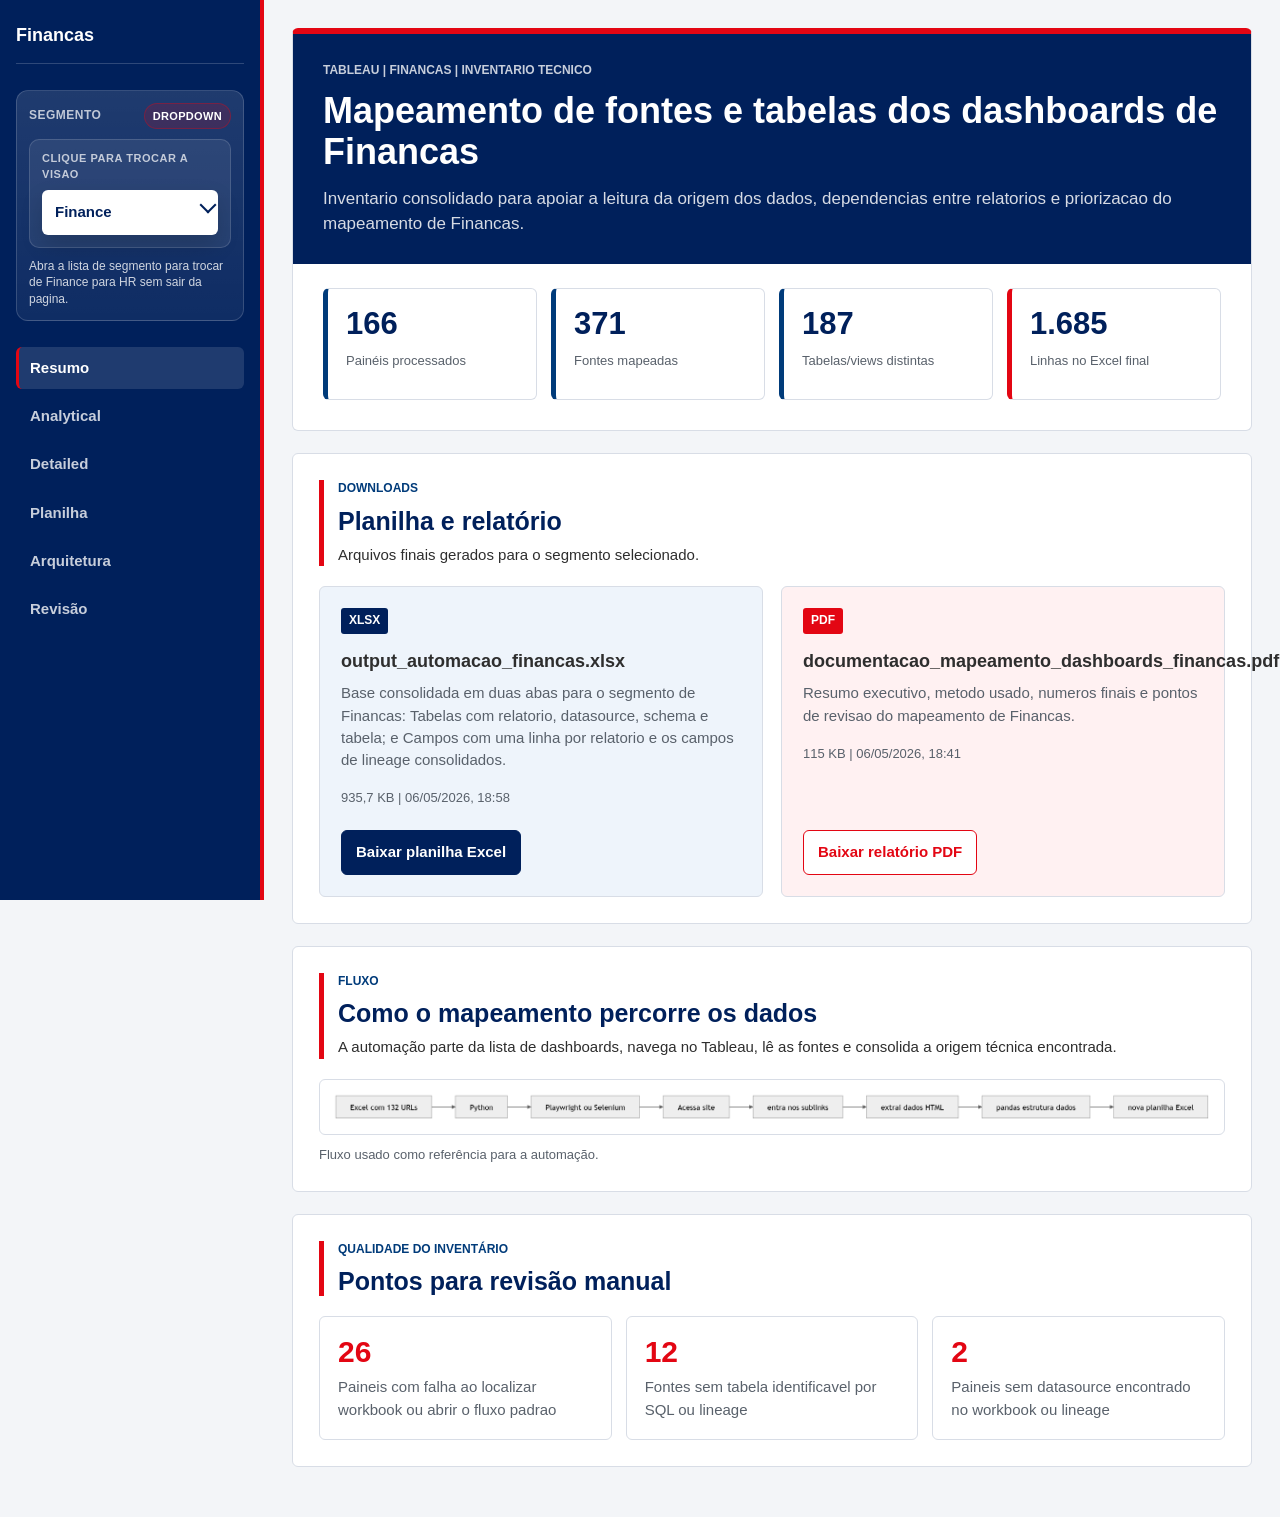
<file: index.html>
<!doctype html>
<html lang="pt-BR">
<head>
  <meta charset="utf-8">
  <meta name="viewport" content="width=device-width, initial-scale=1">
  <title>mapeamento-migracao-powerbi</title>
  <link rel="stylesheet" href="./styles.css?v=20260506-fields-dropdown">
</head>
<body data-page="summary">
  <aside class="sidebar" aria-label="Menu principal">
    <div class="brand">
      <div>
        <strong id="brandName">Finance</strong>
      </div>
    </div>

    <div class="segment-switch" aria-label="Escolher segmento">
      <div class="segment-switch-head">
        <label class="segment-switch-label" for="segmentSelect">Segmento</label>
        <span class="segment-switch-badge">Dropdown</span>
      </div>
      <div class="segment-switch-control">
        <span class="segment-switch-prefix">Clique para trocar a visao</span>
        <select id="segmentSelect" data-segment-select aria-describedby="segmentHint">
          <option value="finance">Finance</option>
          <option value="hr">HR</option>
        </select>
      </div>
      <p class="segment-switch-hint" id="segmentHint" data-segment-hint>Abra a lista de segmento para trocar entre Finance e HR.</p>
    </div>

    <nav>
      <a class="nav-item active" href="./index.html">Resumo</a>
      <a class="nav-item" href="./analytical.html">Analytical</a>
      <a class="nav-item" href="./detailed.html">Detailed</a>
      <a class="nav-item" href="./index.html#planilha">Planilha</a>
      <a class="nav-item" href="#arquitetura">Arquitetura</a>
      <a class="nav-item" href="#revisao">Revisão</a>
    </nav>
  </aside>

  <main class="content">
    <section class="intro" id="resumo">
      <p class="eyebrow" id="summaryEyebrow">Tableau | Segmento</p>
      <h1 id="summaryTitle">Mapeamento de fontes e tabelas dos dashboards</h1>
      <p class="lead" id="summaryLead">
        Inventário consolidado para leitura da origem dos dados, dependências entre relatórios e apoio à priorização do mapeamento.
      </p>

      <div class="metrics" aria-label="Números da execução">
        <article class="metric">
          <strong data-metric="paineis">--</strong>
          <span>Painéis processados</span>
        </article>
        <article class="metric">
          <strong data-metric="fontes">--</strong>
          <span>Fontes mapeadas</span>
        </article>
        <article class="metric">
          <strong data-metric="tabelas">--</strong>
          <span>Tabelas/views distintas</span>
        </article>
        <article class="metric">
          <strong data-metric="linhas">--</strong>
          <span>Linhas no Excel final</span>
        </article>
      </div>
    </section>

    <section id="planilha" class="section-block">
      <div class="section-heading">
        <p class="eyebrow">Downloads</p>
        <h2>Planilha e relatório</h2>
        <p>Arquivos finais gerados para o segmento selecionado.</p>
      </div>

      <div class="download-grid">
        <article class="download-card">
          <div>
            <span class="file-type">XLSX</span>
            <h3 id="excelName">output_automacao.xlsx</h3>
            <p id="excelDescription">Base consolidada com relatório, datasource, link, schema e tabela.</p>
            <span class="file-meta" data-file="excel">Arquivo Excel</span>
          </div>
          <a class="button" id="excelDownload" href="#" download>Baixar planilha Excel</a>
        </article>

        <article class="download-card">
          <div>
            <span class="file-type">PDF</span>
            <h3 id="pdfName">documentação do mapeamento</h3>
            <p id="pdfDescription">Resumo executivo, método usado, números finais e pontos de revisão.</p>
            <span class="file-meta" data-file="pdf">Arquivo PDF</span>
          </div>
          <a class="button secondary" id="pdfDownload" href="#" download>Baixar relatório PDF</a>
        </article>
      </div>
    </section>

    <section id="arquitetura" class="section-block">
      <div class="section-heading">
        <p class="eyebrow">Fluxo</p>
        <h2>Como o mapeamento percorre os dados</h2>
        <p>A automação parte da lista de dashboards, navega no Tableau, lê as fontes e consolida a origem técnica encontrada.</p>
      </div>
      <figure class="architecture">
        <img src="./assets/arquitetura_automacao.png" alt="Fluxo da automação de mapeamento de dashboards">
        <figcaption>Fluxo usado como referência para a automação.</figcaption>
      </figure>
    </section>

    <section id="revisao" class="section-block">
      <div class="section-heading">
        <p class="eyebrow">Qualidade do inventário</p>
        <h2>Pontos para revisão manual</h2>
      </div>

      <div class="review-list">
        <article>
          <strong data-review="erros">--</strong>
          <span id="reviewErroLabel">Painéis com falha ao localizar workbook ou abrir o fluxo padrão</span>
        </article>
        <article>
          <strong data-review="semTabela">--</strong>
          <span id="reviewSemTabelaLabel">Fontes sem tabela identificável por SQL ou lineage</span>
        </article>
        <article>
          <strong data-review="semDatasource">--</strong>
          <span id="reviewSemDatasourceLabel">Painéis sem datasource encontrado no workbook ou lineage</span>
        </article>
      </div>
    </section>
  </main>

  <script src="./app.js?v=20260506-fields-dropdown"></script>
</body>
</html>
</file>
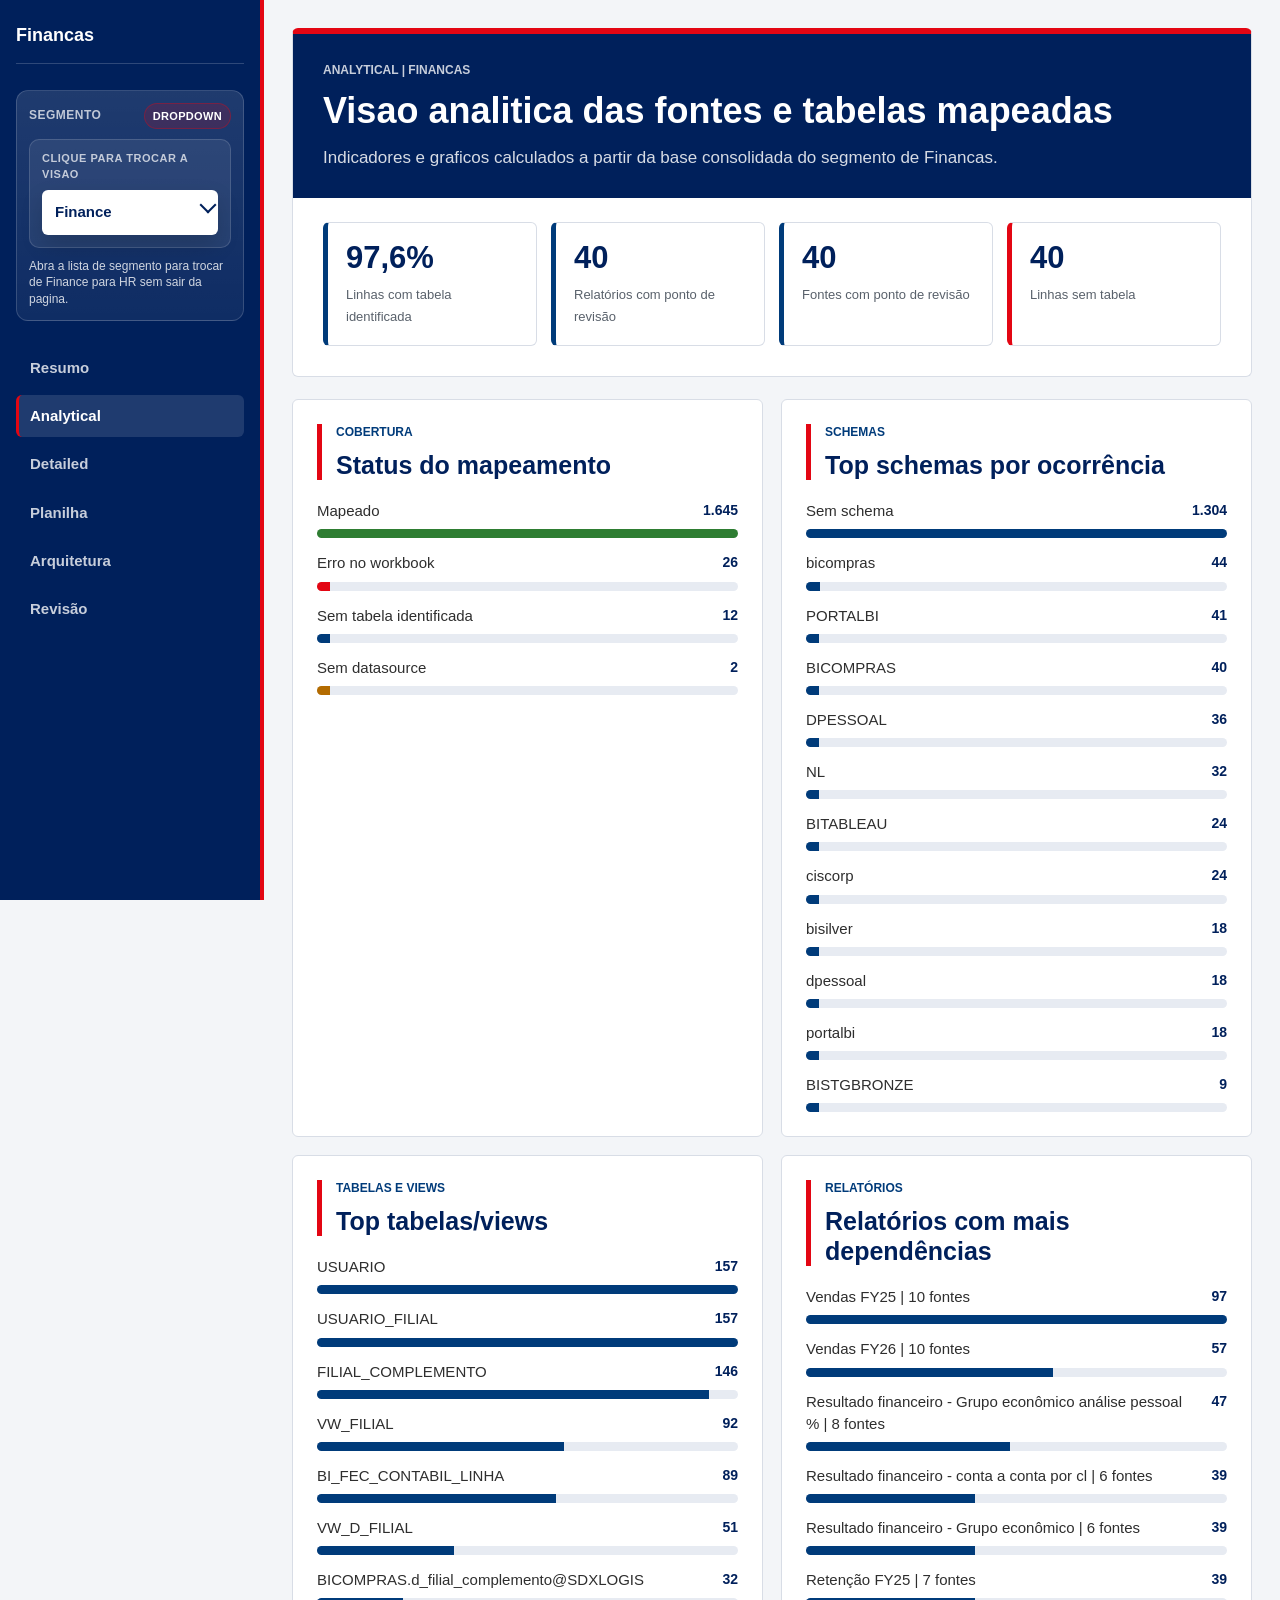
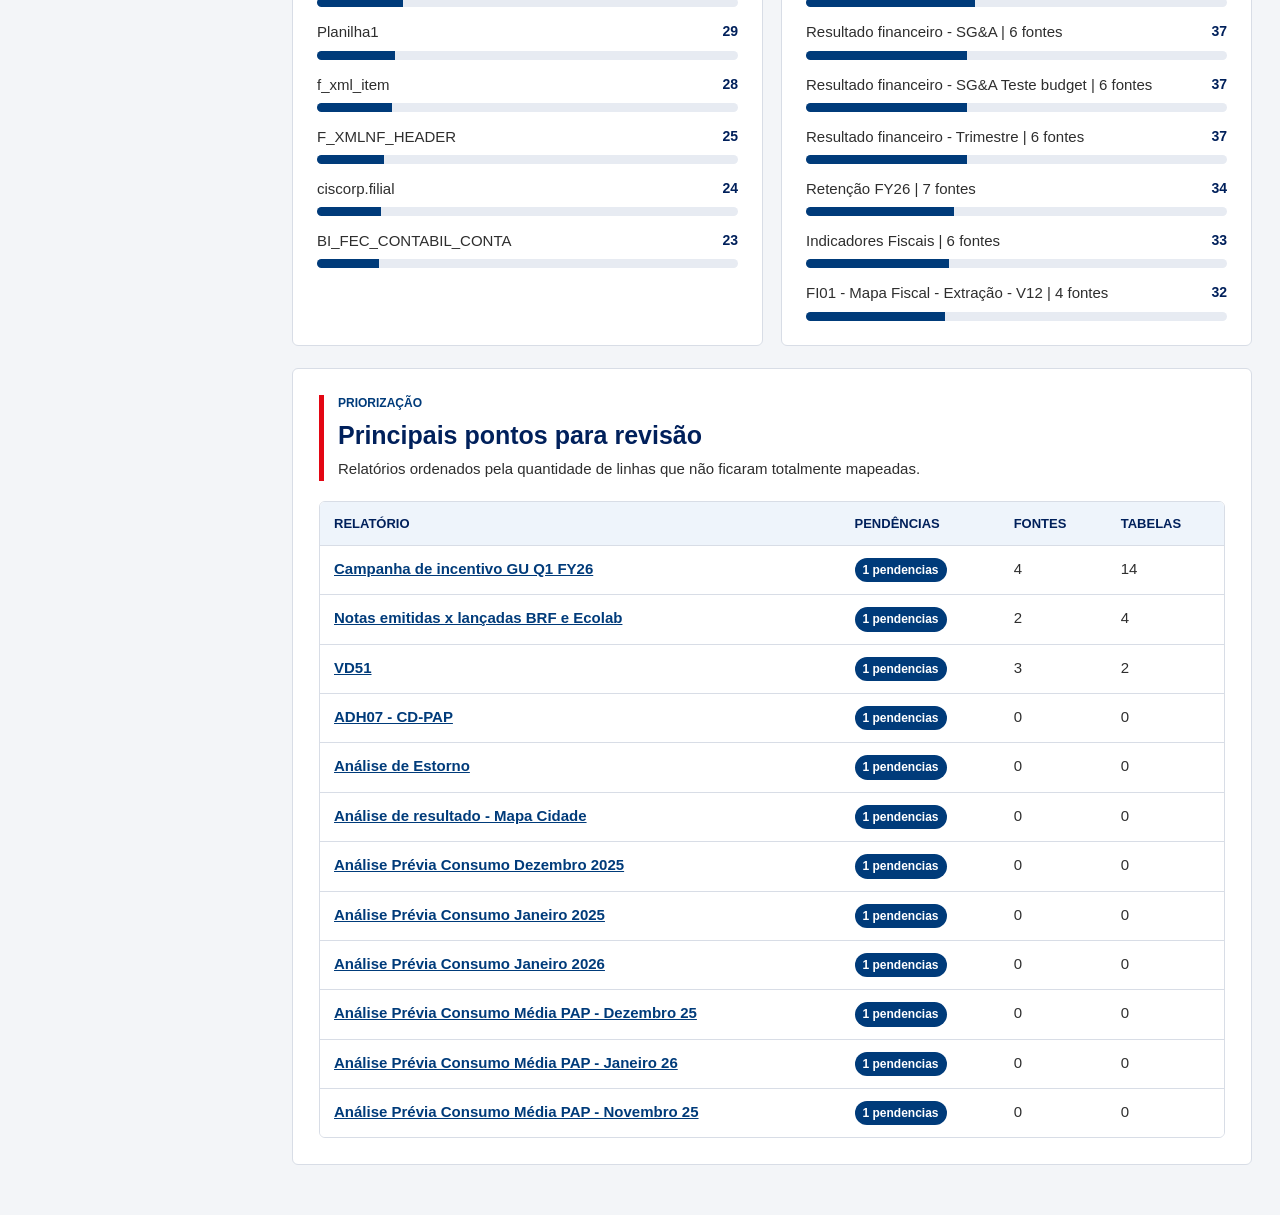
<file: analytical.html>
<!doctype html>
<html lang="pt-BR">
<head>
  <meta charset="utf-8">
  <meta name="viewport" content="width=device-width, initial-scale=1">
  <title>Analytical | mapeamento-migracao-powerbi</title>
  <link rel="stylesheet" href="./styles.css?v=20260506-fields-dropdown">
</head>
<body data-page="analytical">
  <aside class="sidebar" aria-label="Menu principal">
    <div class="brand">
      <div>
        <strong id="brandName">Finance</strong>
      </div>
    </div>

    <div class="segment-switch" aria-label="Escolher segmento">
      <div class="segment-switch-head">
        <label class="segment-switch-label" for="segmentSelect">Segmento</label>
        <span class="segment-switch-badge">Dropdown</span>
      </div>
      <div class="segment-switch-control">
        <span class="segment-switch-prefix">Clique para trocar a visao</span>
        <select id="segmentSelect" data-segment-select aria-describedby="segmentHint">
          <option value="finance">Finance</option>
          <option value="hr">HR</option>
        </select>
      </div>
      <p class="segment-switch-hint" id="segmentHint" data-segment-hint>Abra a lista de segmento para trocar entre Finance e HR.</p>
    </div>

    <nav>
      <a class="nav-item" href="./index.html">Resumo</a>
      <a class="nav-item active" href="./analytical.html">Analytical</a>
      <a class="nav-item" href="./detailed.html">Detailed</a>
      <a class="nav-item" href="./index.html#planilha">Planilha</a>
      <a class="nav-item" href="./index.html#arquitetura">Arquitetura</a>
      <a class="nav-item" href="./index.html#revisao">Revisão</a>
    </nav>
  </aside>

  <main class="content">
    <section class="intro compact" id="analytical">
      <p class="eyebrow" id="analyticalEyebrow">Analytical | Output Automação</p>
      <h1 id="analyticalTitle">Visão analítica das fontes e tabelas mapeadas</h1>
      <p class="lead" id="analyticalLead">
        Indicadores e gráficos calculados a partir da planilha consolidada do segmento selecionado.
      </p>

      <div class="metrics analytics-metrics" aria-label="Indicadores analíticos">
        <article class="metric">
          <strong data-analytics="coberturaTabelaPct">--</strong>
          <span>Linhas com tabela identificada</span>
        </article>
        <article class="metric">
          <strong data-analytics="relatoriosComPendencia">--</strong>
          <span>Relatórios com ponto de revisão</span>
        </article>
        <article class="metric">
          <strong data-analytics="fontesComPendencia">--</strong>
          <span>Fontes com ponto de revisão</span>
        </article>
        <article class="metric">
          <strong data-analytics="linhasSemTabela">--</strong>
          <span>Linhas sem tabela</span>
        </article>
      </div>
    </section>

    <section class="chart-layout">
      <article class="chart-card">
        <div class="section-heading">
          <p class="eyebrow">Cobertura</p>
          <h2>Status do mapeamento</h2>
        </div>
        <div id="statusBars" class="bar-list"></div>
      </article>

      <article class="chart-card">
        <div class="section-heading">
          <p class="eyebrow">Schemas</p>
          <h2>Top schemas por ocorrência</h2>
        </div>
        <div id="schemaBars" class="bar-list"></div>
      </article>

      <article class="chart-card">
        <div class="section-heading">
          <p class="eyebrow">Tabelas e views</p>
          <h2>Top tabelas/views</h2>
        </div>
        <div id="tableBars" class="bar-list"></div>
      </article>

      <article class="chart-card">
        <div class="section-heading">
          <p class="eyebrow">Relatórios</p>
          <h2>Relatórios com mais dependências</h2>
        </div>
        <div id="reportBars" class="bar-list"></div>
      </article>
    </section>

    <section class="section-block">
      <div class="section-heading">
        <p class="eyebrow">Priorização</p>
        <h2>Principais pontos para revisão</h2>
        <p>Relatórios ordenados pela quantidade de linhas que não ficaram totalmente mapeadas.</p>
      </div>
      <div class="table-shell">
        <table class="data-table compact-table">
          <thead>
            <tr>
              <th>Relatório</th>
              <th>Pendências</th>
              <th>Fontes</th>
              <th>Tabelas</th>
            </tr>
          </thead>
          <tbody id="issueTable"></tbody>
        </table>
      </div>
    </section>
  </main>

  <script src="./app.js?v=20260506-fields-dropdown"></script>
</body>
</html>
</file>
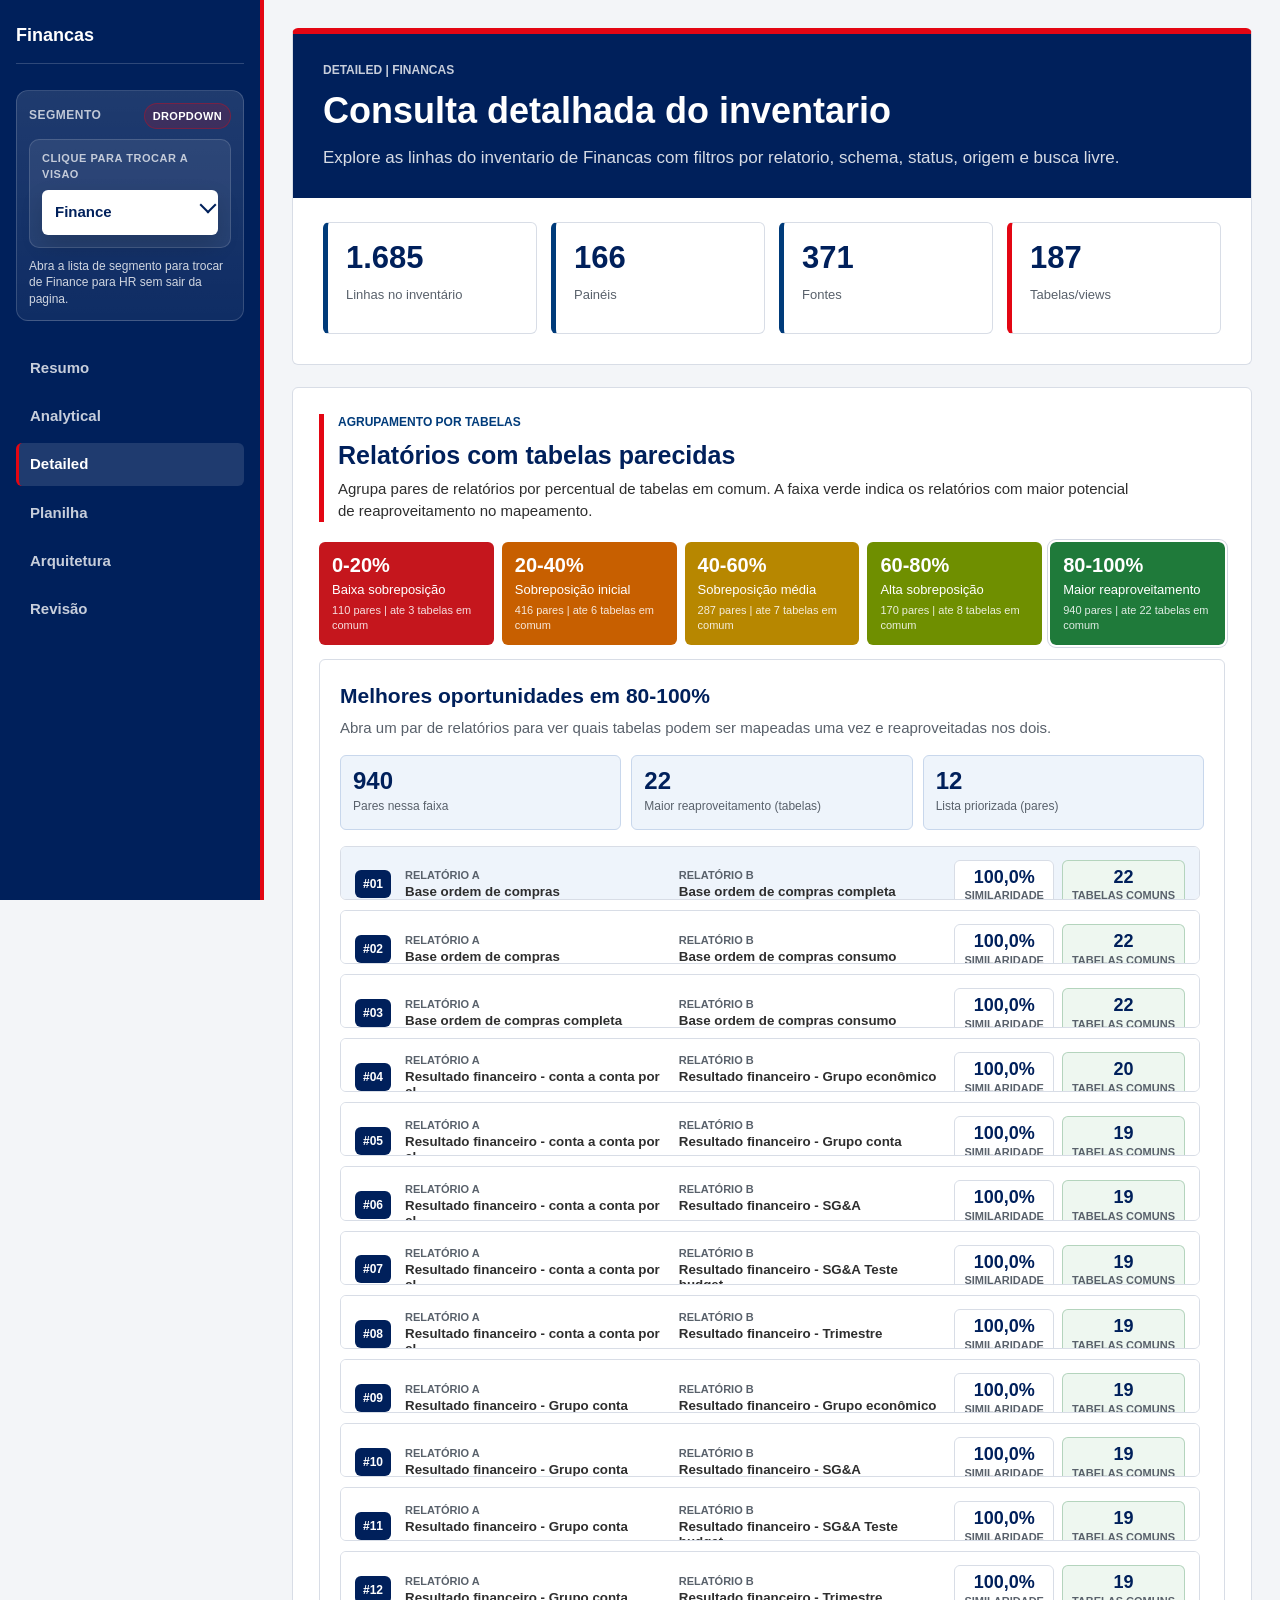
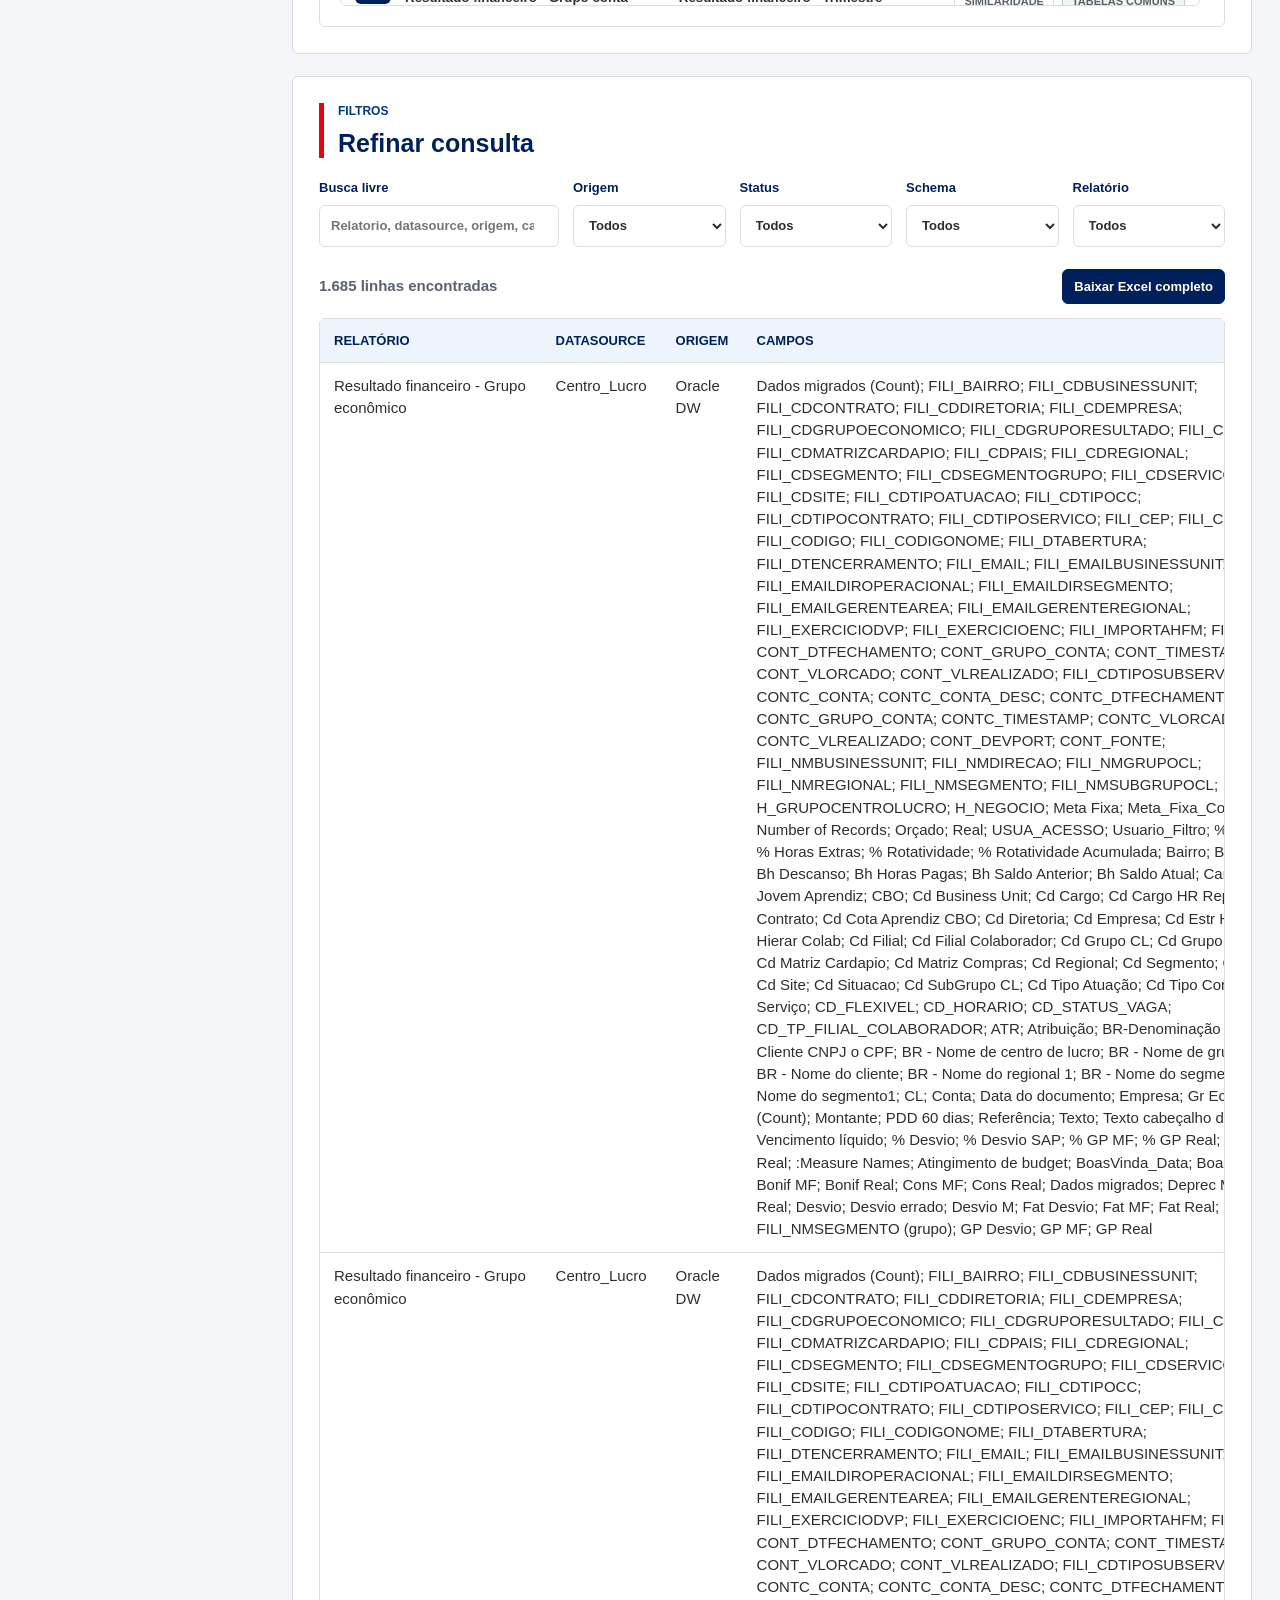
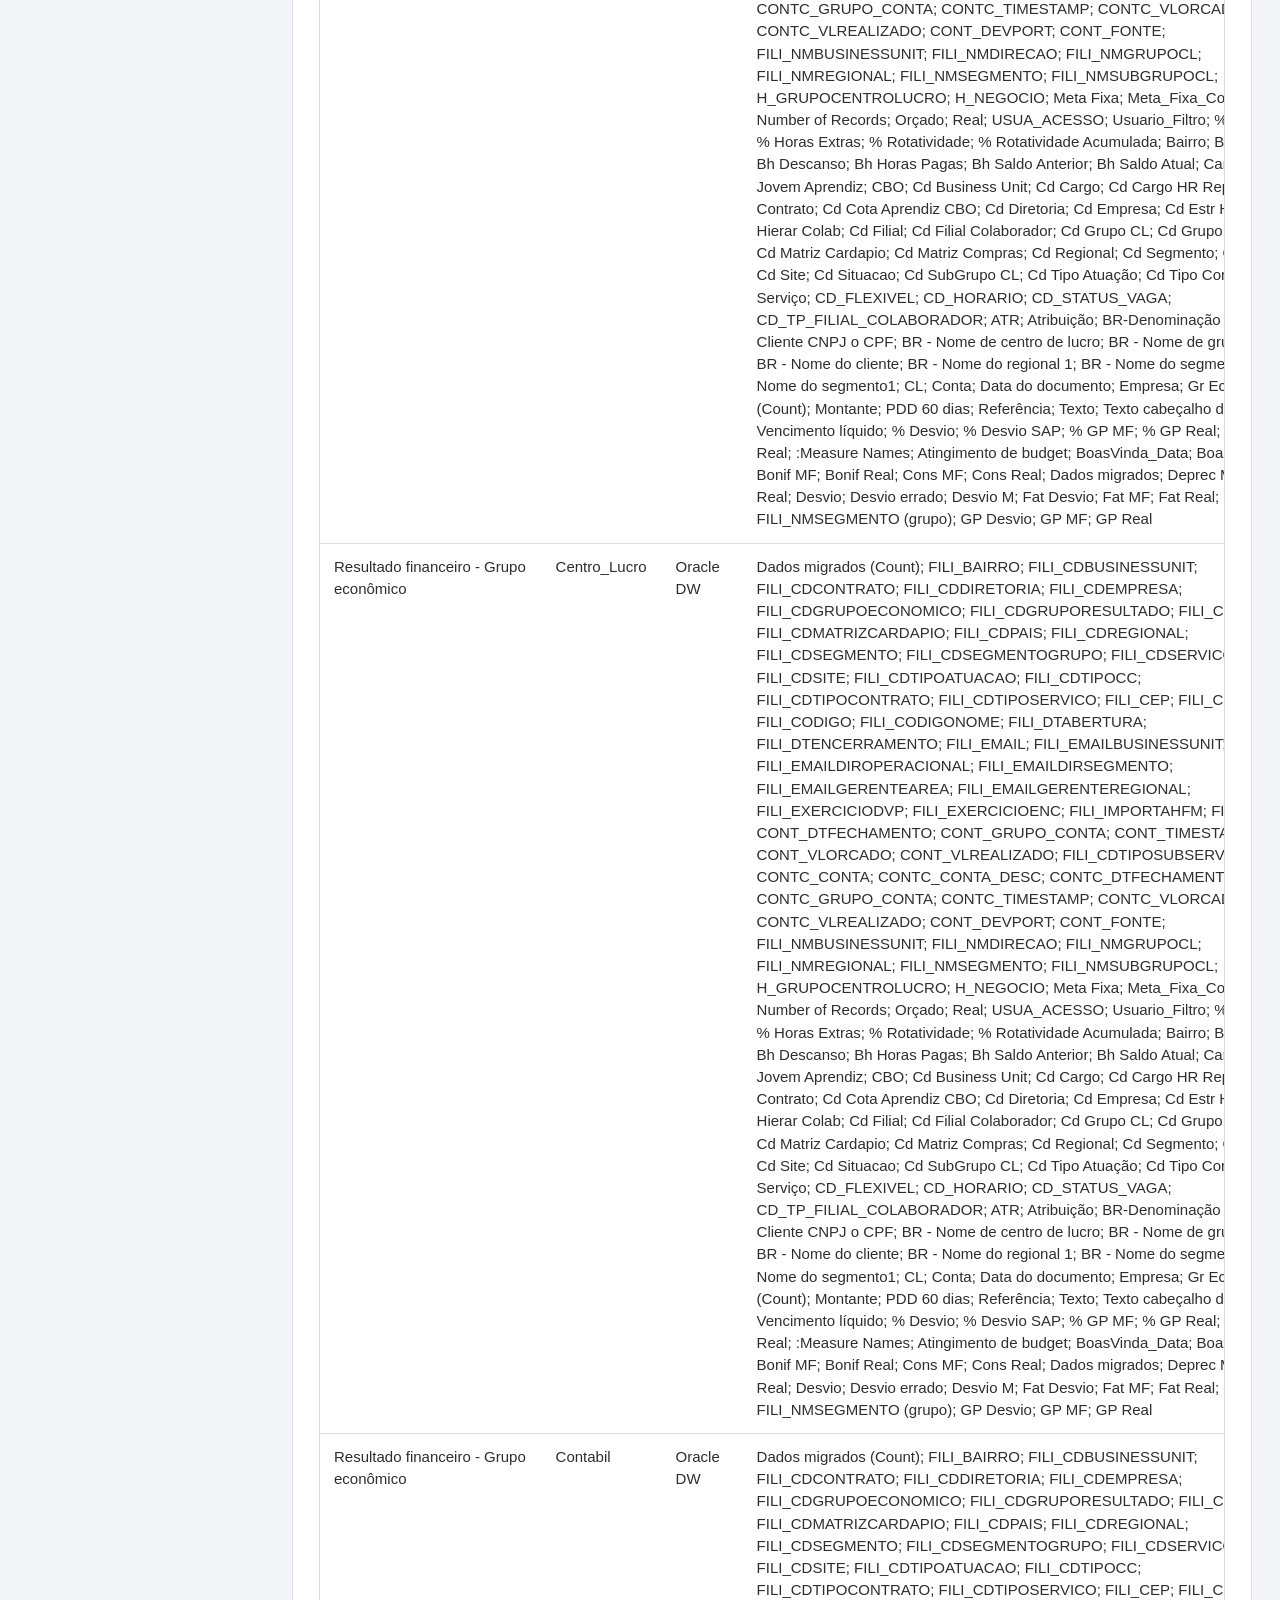
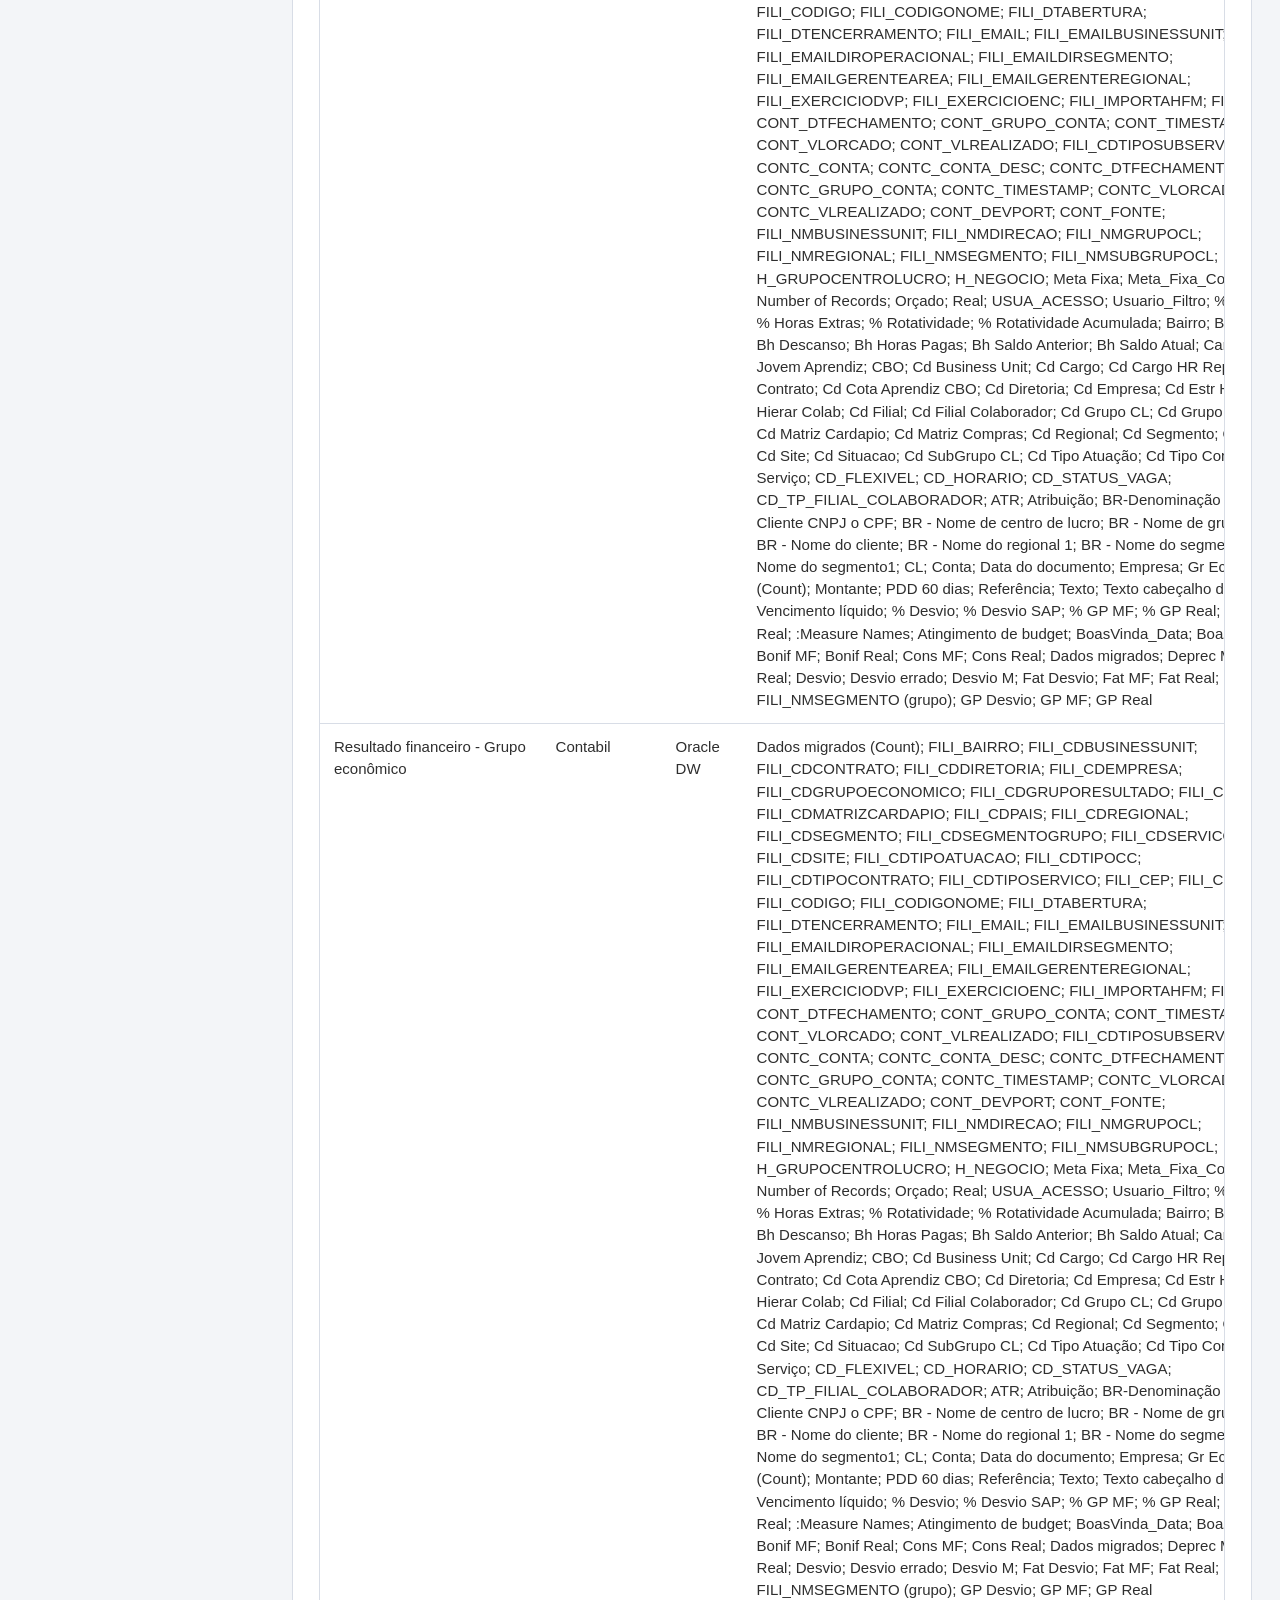
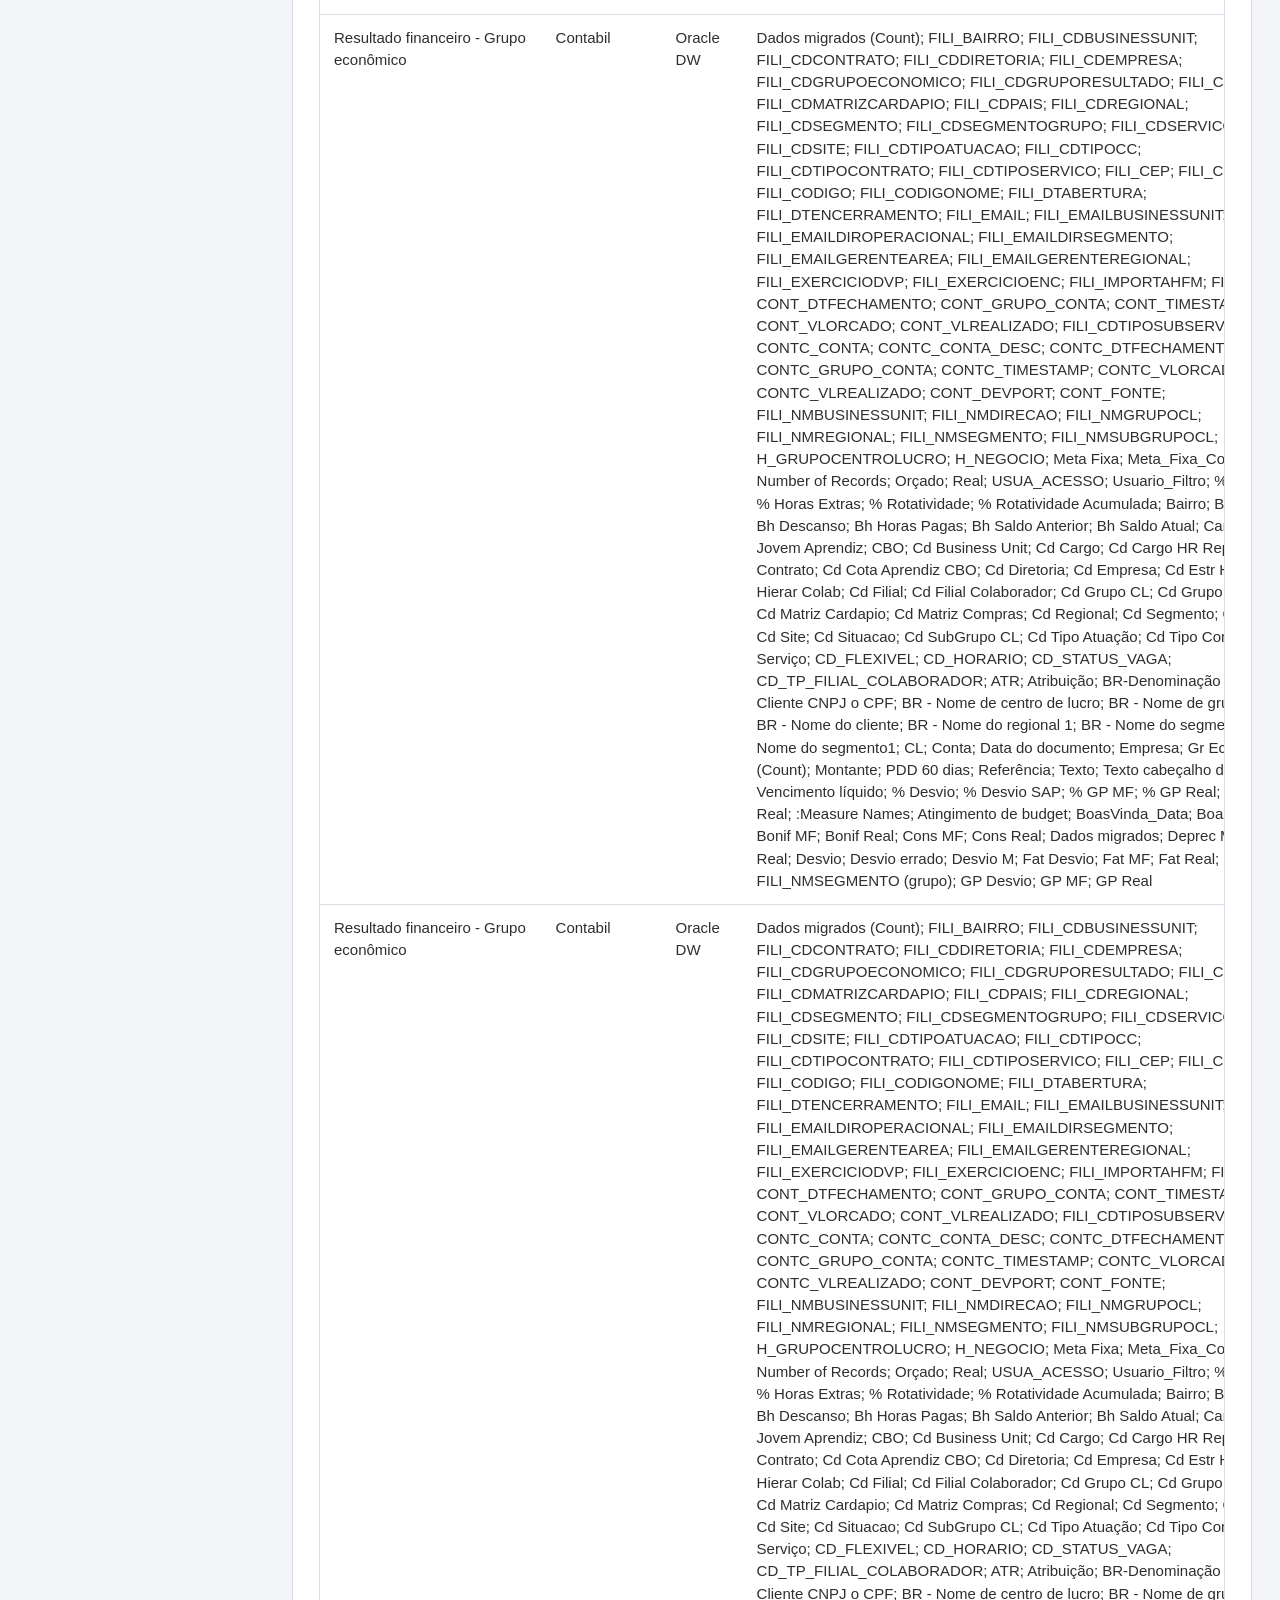
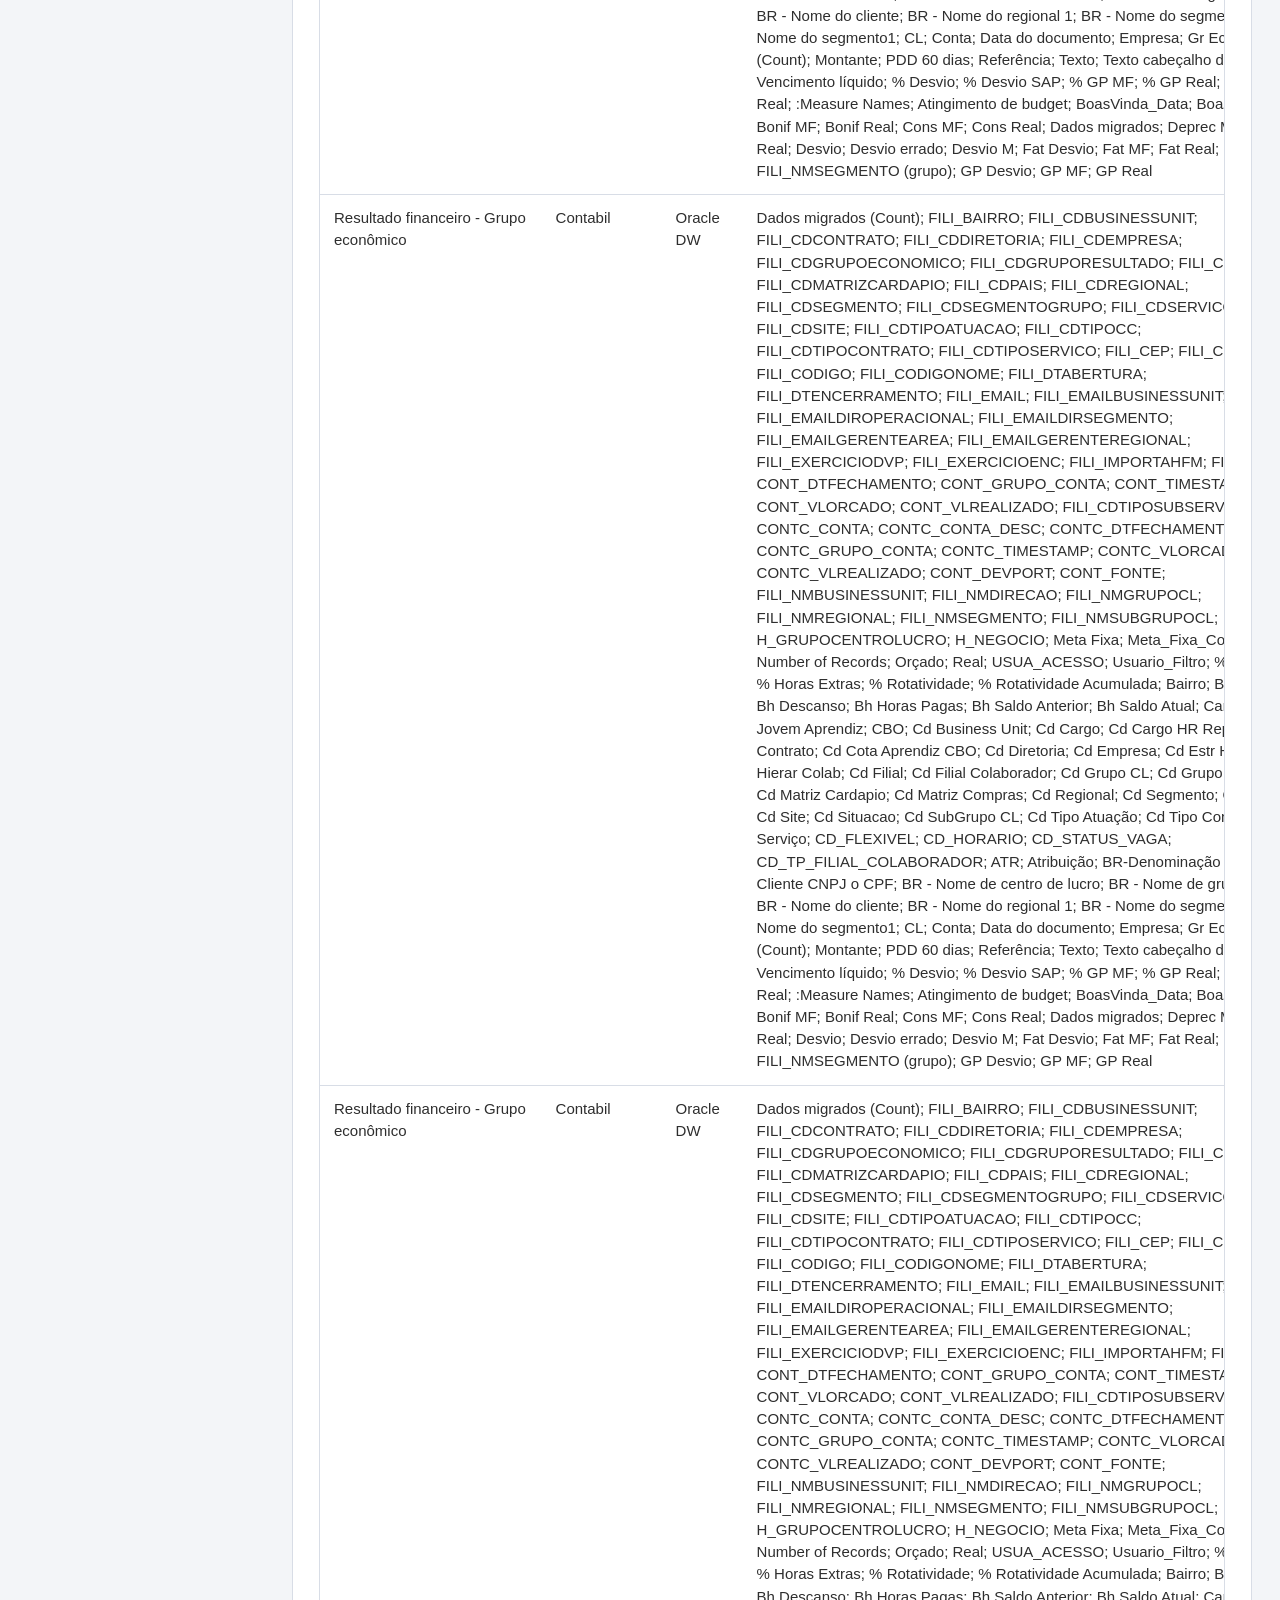
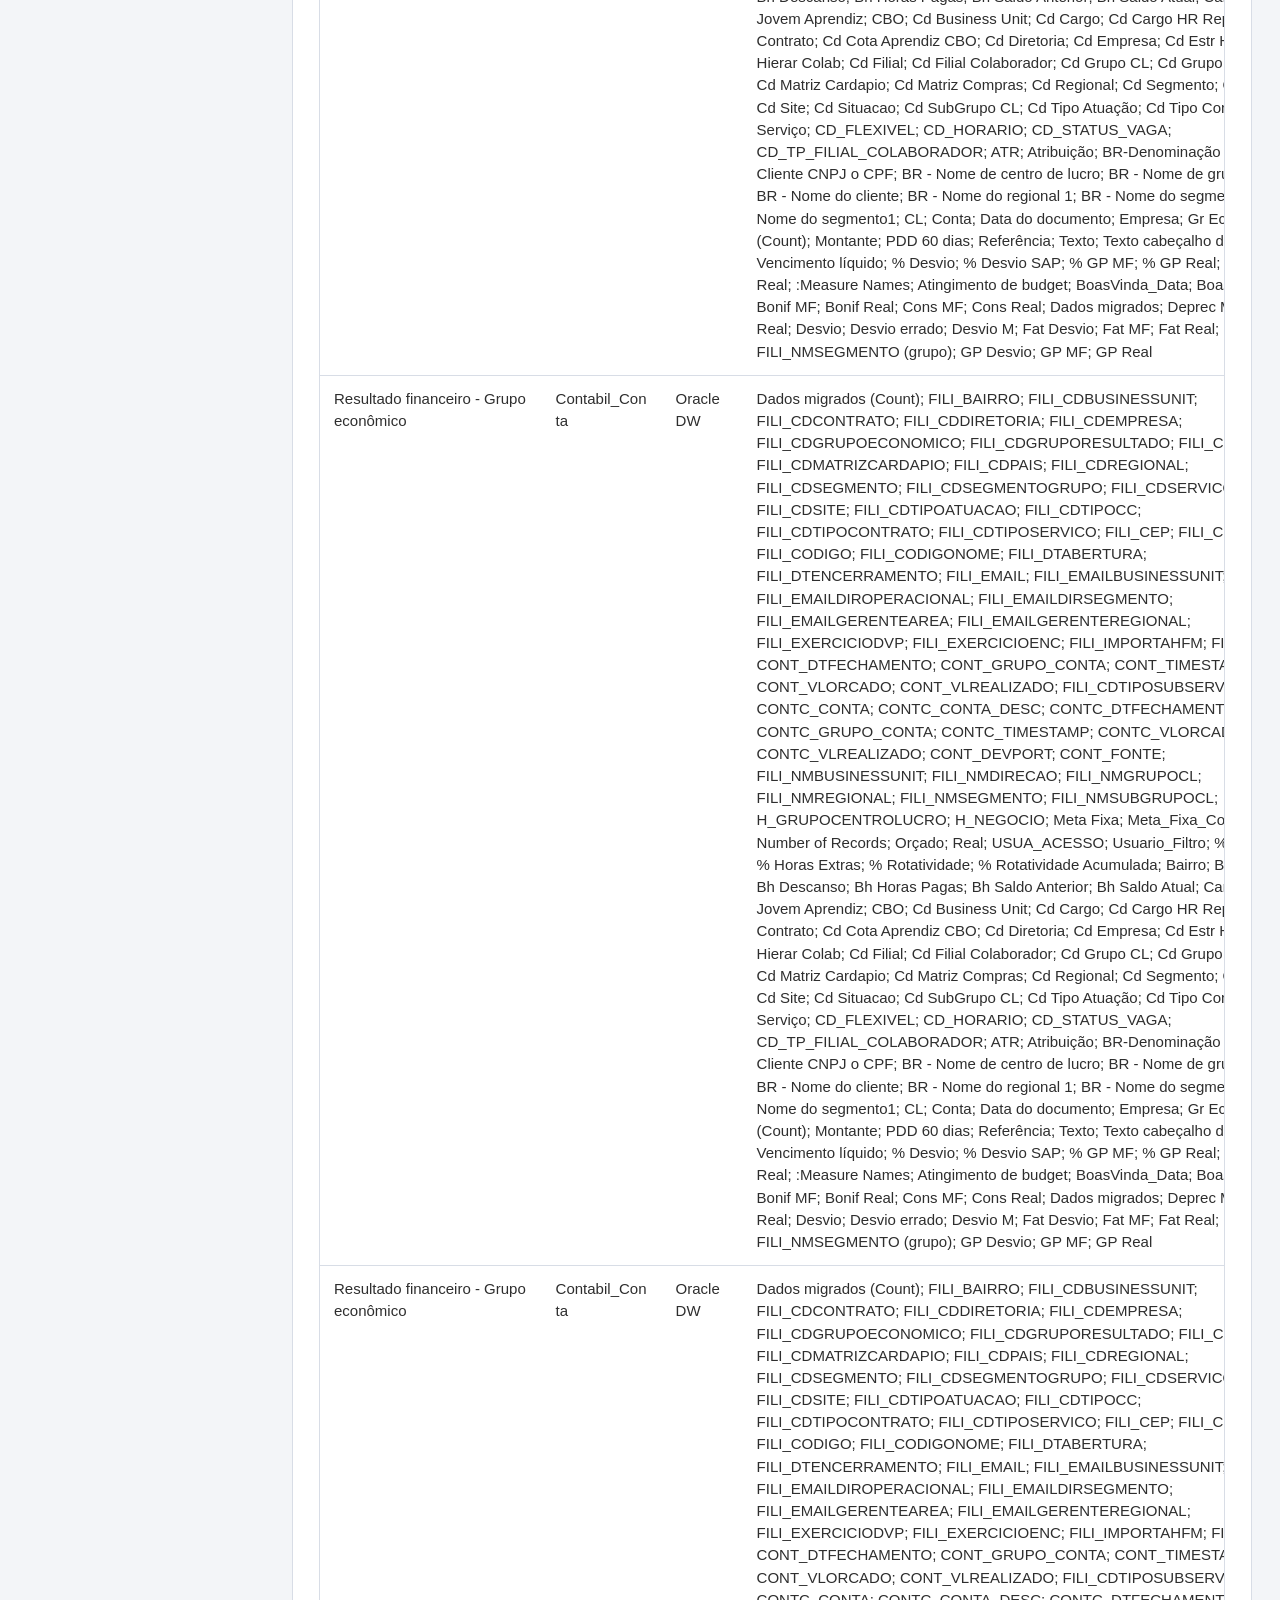
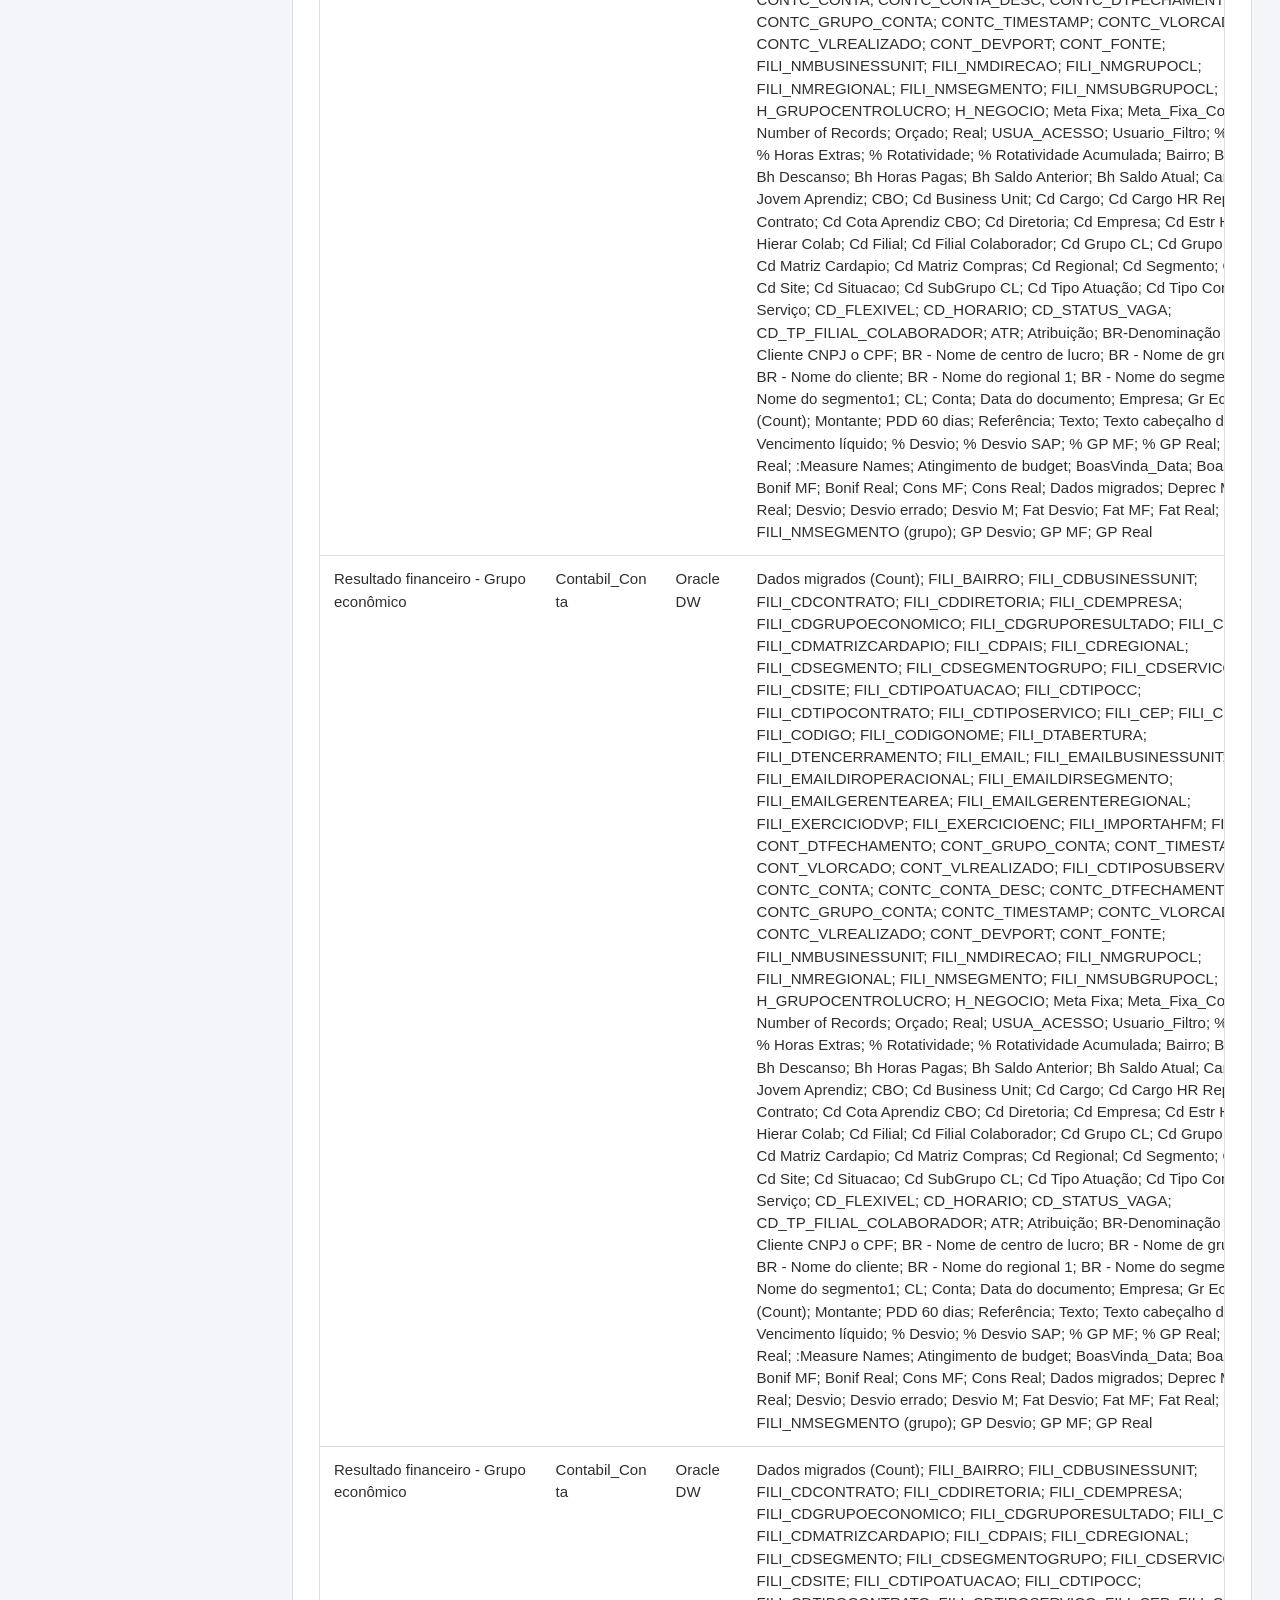
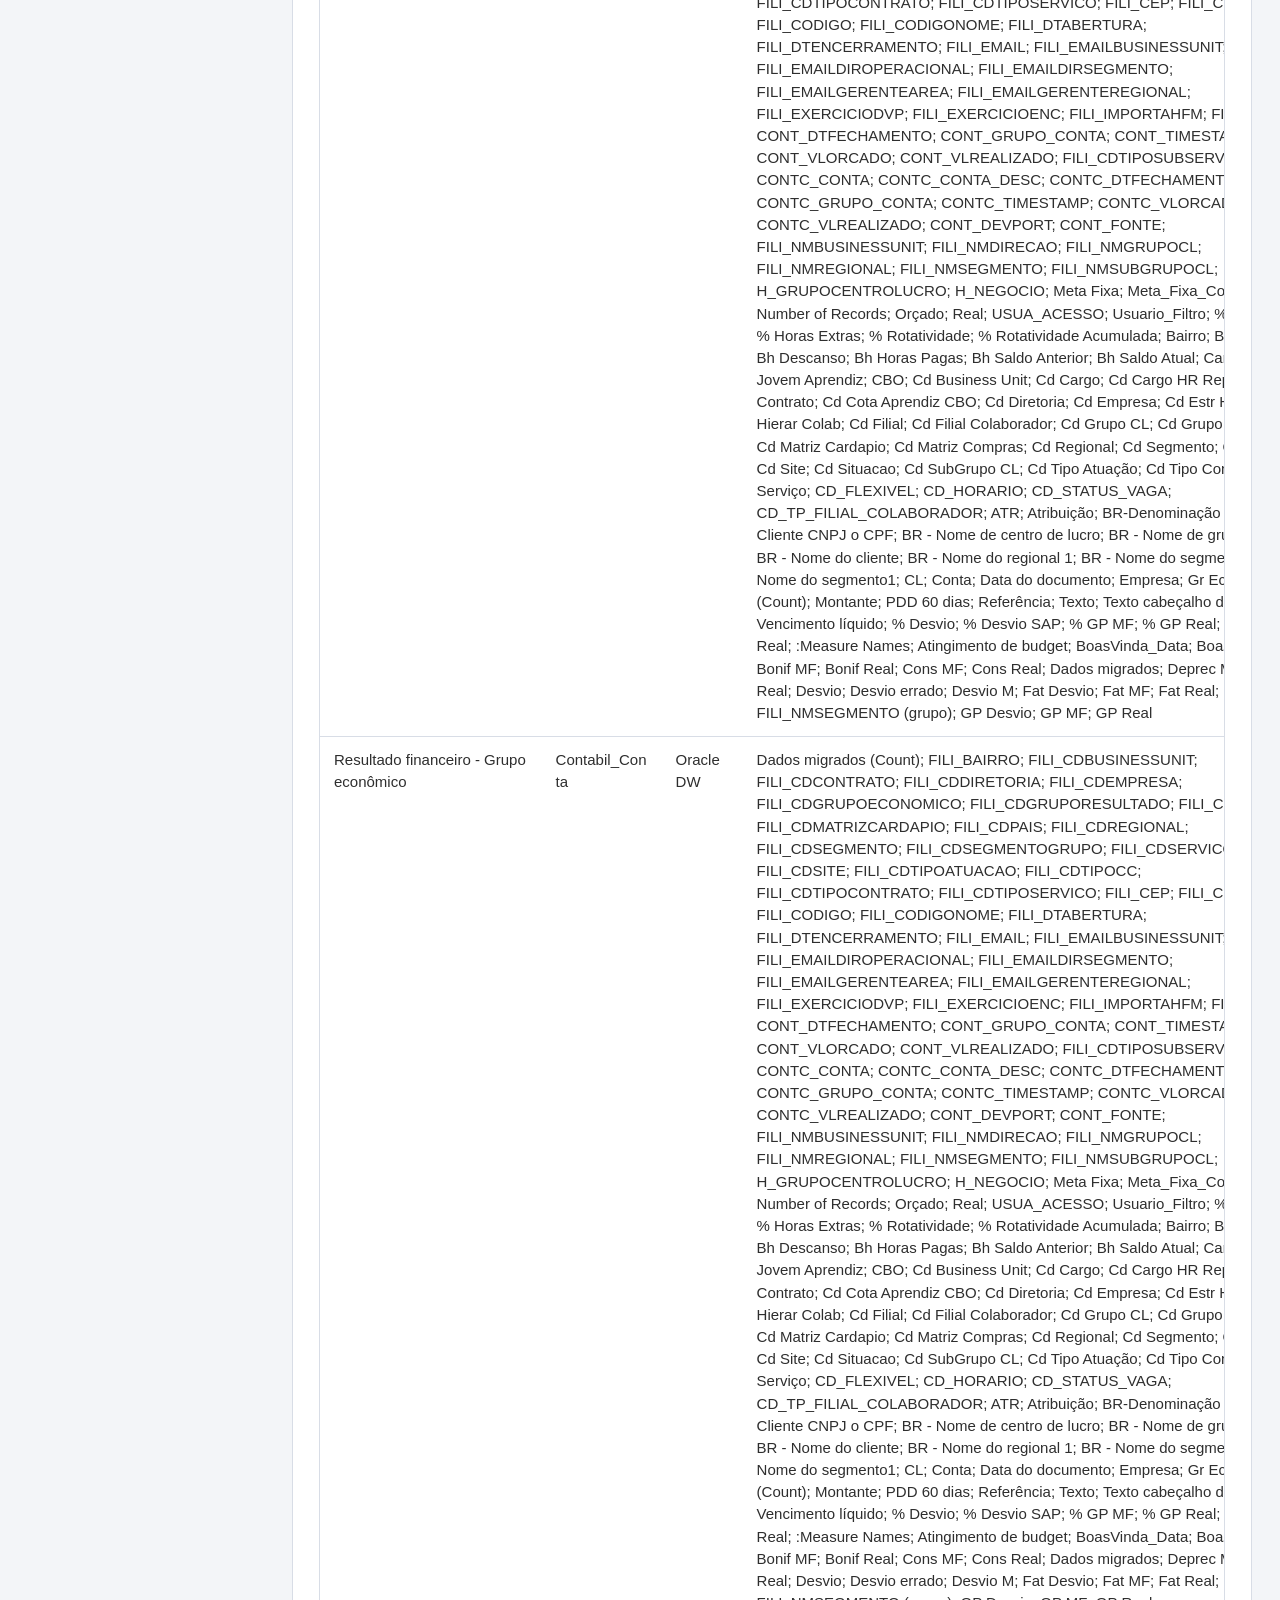
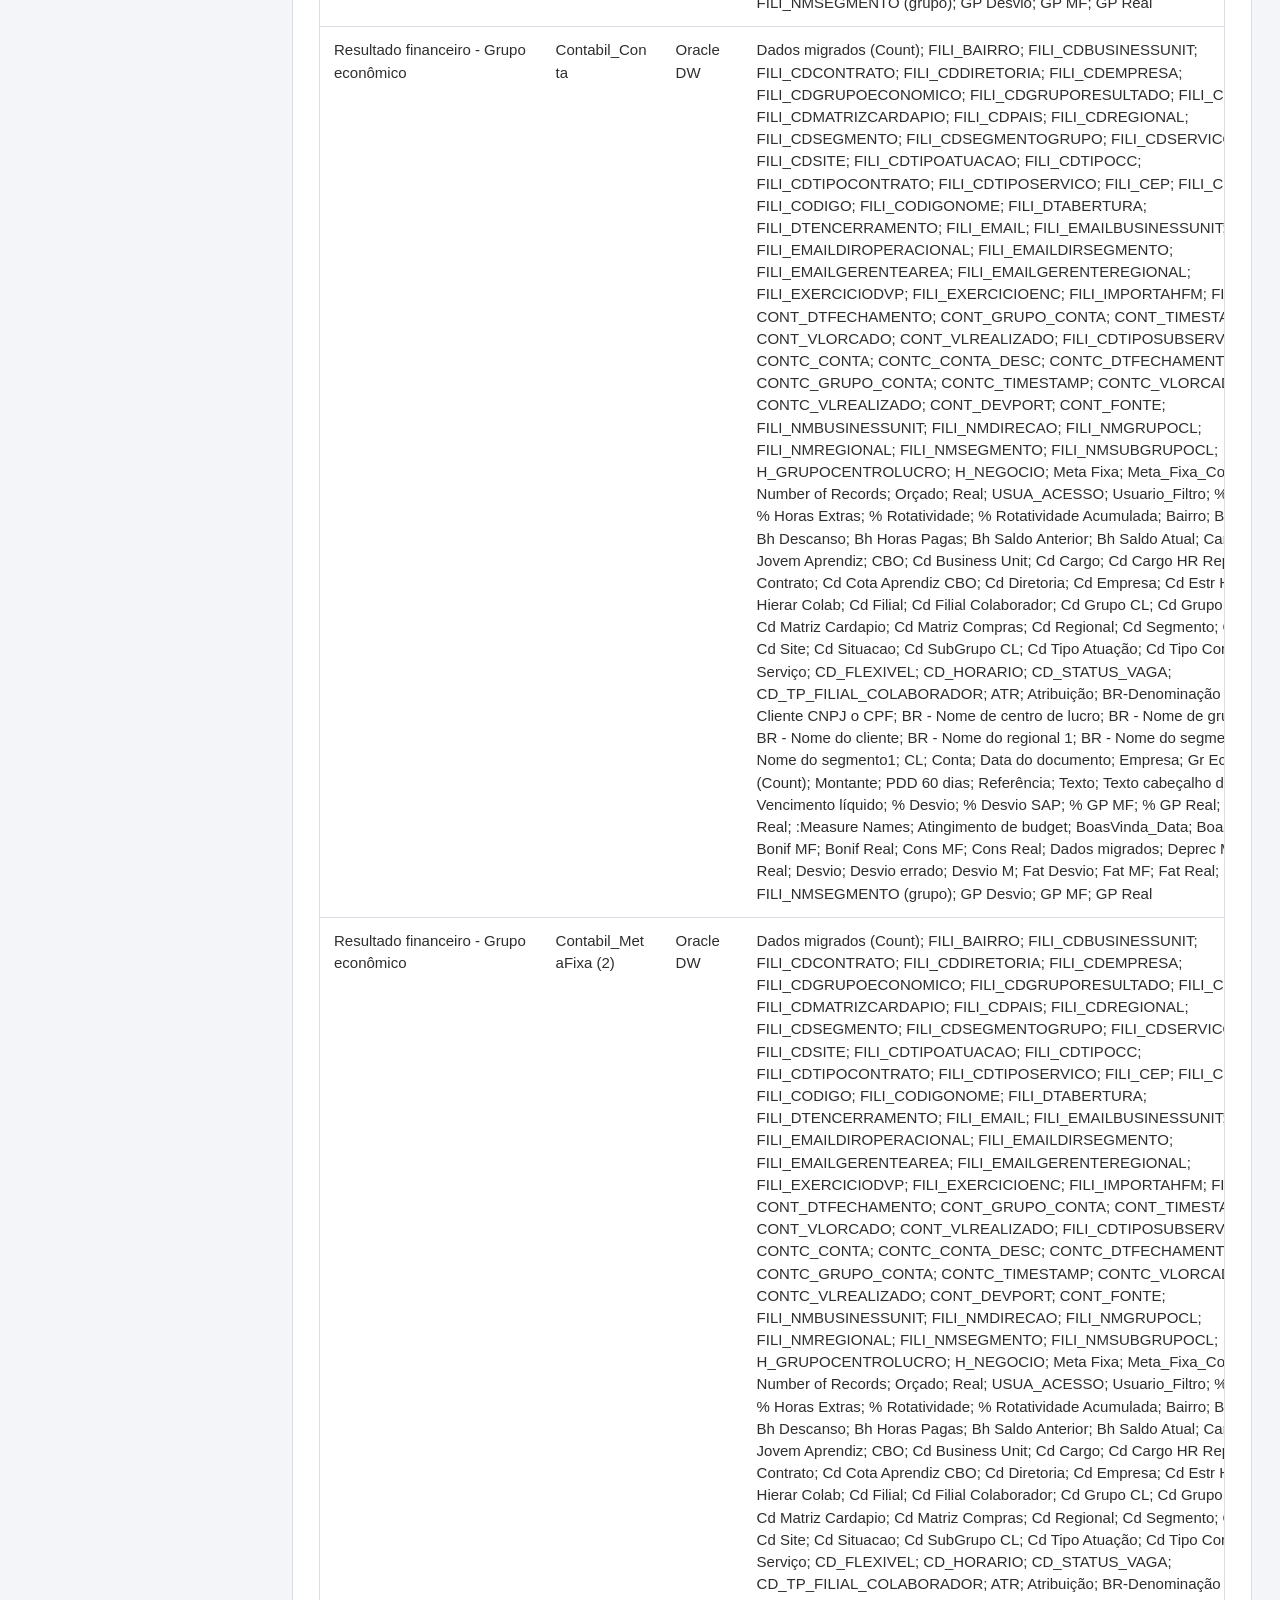
<file: detailed.html>
<!doctype html>
<html lang="pt-BR">
<head>
  <meta charset="utf-8">
  <meta name="viewport" content="width=device-width, initial-scale=1">
  <title>Detailed | mapeamento-migracao-powerbi</title>
  <link rel="stylesheet" href="./styles.css?v=20260506-fields-dropdown">
</head>
<body data-page="detailed">
  <aside class="sidebar" aria-label="Menu principal">
    <div class="brand">
      <div>
        <strong id="brandName">Finance</strong>
      </div>
    </div>

    <div class="segment-switch" aria-label="Escolher segmento">
      <div class="segment-switch-head">
        <label class="segment-switch-label" for="segmentSelect">Segmento</label>
        <span class="segment-switch-badge">Dropdown</span>
      </div>
      <div class="segment-switch-control">
        <span class="segment-switch-prefix">Clique para trocar a visao</span>
        <select id="segmentSelect" data-segment-select aria-describedby="segmentHint">
          <option value="finance">Finance</option>
          <option value="hr">HR</option>
        </select>
      </div>
      <p class="segment-switch-hint" id="segmentHint" data-segment-hint>Abra a lista de segmento para trocar entre Finance e HR.</p>
    </div>

    <nav>
      <a class="nav-item" href="./index.html">Resumo</a>
      <a class="nav-item" href="./analytical.html">Analytical</a>
      <a class="nav-item active" href="./detailed.html">Detailed</a>
      <a class="nav-item" href="./index.html#planilha">Planilha</a>
      <a class="nav-item" href="./index.html#arquitetura">Arquitetura</a>
      <a class="nav-item" href="./index.html#revisao">Revisão</a>
    </nav>
  </aside>

  <main class="content">
    <section class="intro compact" id="detailed">
      <p class="eyebrow" id="detailedEyebrow">Detailed | Output Automação</p>
      <h1 id="detailedTitle">Consulta detalhada do inventário</h1>
      <p class="lead" id="detailedLead">
        Explore as linhas da planilha consolidada com filtros por relatório, schema, status e busca livre.
      </p>

      <div class="metrics" aria-label="Indicadores detalhados">
        <article class="metric">
          <strong data-detail-metric="linhas">--</strong>
          <span>Linhas no inventário</span>
        </article>
        <article class="metric">
          <strong data-detail-metric="paineis">--</strong>
          <span>Painéis</span>
        </article>
        <article class="metric">
          <strong data-detail-metric="fontes">--</strong>
          <span>Fontes</span>
        </article>
        <article class="metric">
          <strong data-detail-metric="tabelas">--</strong>
          <span>Tabelas/views</span>
        </article>
      </div>
    </section>

    <section class="section-block similarity-section">
      <div class="section-heading">
        <p class="eyebrow">Agrupamento por tabelas</p>
        <h2>Relatórios com tabelas parecidas</h2>
        <p>
          Agrupa pares de relatórios por percentual de tabelas em comum. A faixa verde indica os relatórios com maior potencial de reaproveitamento no mapeamento.
        </p>
      </div>

      <div id="similarityBands" class="similarity-bands" aria-label="Faixas de similaridade"></div>
      <div id="similarityPanel" class="similarity-panel" aria-live="polite"></div>
    </section>

    <section class="section-block">
      <div class="section-heading">
        <p class="eyebrow">Filtros</p>
        <h2>Refinar consulta</h2>
      </div>

      <div class="filters">
        <label>
          Busca livre
          <input id="searchInput" type="search" placeholder="Relatorio, datasource, origem, campos, schema ou tabela">
        </label>
        <label>
          Origem
          <select id="originFilter"></select>
        </label>
        <label>
          Status
          <select id="statusFilter"></select>
        </label>
        <label>
          Schema
          <select id="schemaFilter"></select>
        </label>
        <label>
          Relatório
          <select id="reportFilter"></select>
        </label>
      </div>

      <div class="detail-actions">
        <span id="detailCount">Carregando linhas...</span>
        <a class="button small" id="detailExcelDownload" href="#" download>Baixar Excel completo</a>
      </div>

      <div class="table-shell">
        <table class="data-table">
          <thead>
            <tr>
              <th>Relatório</th>
              <th>Datasource</th>
              <th>Origem</th>
              <th>Campos</th>
              <th>Schema</th>
              <th>Tabela</th>
              <th>Status</th>
              <th>Link</th>
            </tr>
          </thead>
          <tbody id="detailRows"></tbody>
        </table>
      </div>

      <div class="pagination">
        <button id="prevPage" class="button secondary small" type="button">Anterior</button>
        <span id="pageInfo">Página 1</span>
        <button id="nextPage" class="button secondary small" type="button">Próxima</button>
      </div>
    </section>
  </main>

  <script src="./app.js?v=20260506-fields-dropdown"></script>
</body>
</html>
</file>
<file: styles.css>
:root {
  --sodexo-blue: #00205b;
  --sodexo-blue-2: #003b7a;
  --sodexo-red: #e30613;
  --ink: #2e2e2e;
  --muted: #59616b;
  --line: #d8dde6;
  --panel: #ffffff;
  --page: #f3f5f8;
  --soft-blue: #eef4fb;
  --soft-red: #fff1f2;
  --radius: 6px;
}

* {
  box-sizing: border-box;
}

html {
  scroll-behavior: smooth;
}

body {
  background: var(--page);
  color: var(--ink);
  font-family: Arial, Helvetica, sans-serif;
  font-size: 15px;
  letter-spacing: 0;
  line-height: 1.48;
  margin: 0;
}

a {
  color: inherit;
}

.sidebar {
  background: var(--sodexo-blue);
  border-right: 4px solid var(--sodexo-red);
  bottom: 0;
  color: #ffffff;
  display: flex;
  flex-direction: column;
  gap: 26px;
  left: 0;
  padding: 22px 16px;
  position: fixed;
  top: 0;
  width: 264px;
  z-index: 10;
}

.brand {
  border-bottom: 1px solid rgba(255, 255, 255, 0.18);
  display: block;
  padding-bottom: 14px;
}

.brand strong,
.brand span {
  display: block;
}

.brand strong {
  font-size: 18px;
}

.brand span {
  color: rgba(255, 255, 255, 0.72);
  font-size: 12px;
}

.segment-switch {
  background: linear-gradient(180deg, rgba(255, 255, 255, 0.12), rgba(255, 255, 255, 0.06));
  border: 1px solid rgba(255, 255, 255, 0.16);
  border-radius: 12px;
  display: grid;
  gap: 10px;
  padding: 12px;
}

.segment-switch-head {
  align-items: center;
  display: flex;
  gap: 10px;
  justify-content: space-between;
}

.segment-switch-control {
  background: rgba(255, 255, 255, 0.08);
  border: 1px solid rgba(255, 255, 255, 0.14);
  border-radius: 10px;
  display: grid;
  gap: 8px;
  padding: 10px 12px 12px;
  position: relative;
}

.segment-switch-control::after {
  border-bottom: 2px solid var(--sodexo-blue);
  border-right: 2px solid var(--sodexo-blue);
  content: '';
  height: 10px;
  pointer-events: none;
  position: absolute;
  right: 16px;
  top: calc(50% + 12px);
  transform: translateY(-50%) rotate(45deg);
  width: 10px;
}

.segment-switch-label {
  color: rgba(255, 255, 255, 0.72);
  font-size: 12px;
  font-weight: 700;
  letter-spacing: 0.04em;
  text-transform: uppercase;
}

.segment-switch-badge {
  background: rgba(227, 6, 19, 0.16);
  border: 1px solid rgba(227, 6, 19, 0.34);
  border-radius: 999px;
  color: #ffffff;
  font-size: 11px;
  font-weight: 700;
  letter-spacing: 0.03em;
  padding: 4px 8px;
  text-transform: uppercase;
}

.segment-switch-prefix {
  color: rgba(255, 255, 255, 0.72);
  font-size: 11px;
  font-weight: 700;
  letter-spacing: 0.05em;
  text-transform: uppercase;
}

.segment-switch select {
  appearance: none;
  background: #ffffff;
  border: 1px solid rgba(255, 255, 255, 0.28);
  border-radius: var(--radius);
  box-shadow: 0 10px 22px rgba(0, 0, 0, 0.16);
  color: var(--sodexo-blue);
  cursor: pointer;
  font: inherit;
  font-weight: 700;
  min-height: 44px;
  padding: 10px 42px 10px 12px;
}

.segment-switch select:hover {
  border-color: rgba(0, 32, 91, 0.34);
  transform: translateY(-1px);
}

.segment-switch select:focus {
  border-color: rgba(0, 32, 91, 0.46);
  outline: 3px solid rgba(255, 255, 255, 0.24);
}

.segment-switch select option {
  color: var(--ink);
}

.segment-switch-hint {
  color: rgba(255, 255, 255, 0.8);
  font-size: 12px;
  line-height: 1.4;
  margin: 0;
}

.button.is-disabled {
  cursor: not-allowed;
  opacity: 0.48;
}

nav {
  display: grid;
  gap: 6px;
}

.nav-item,
.logout {
  border-left: 3px solid transparent;
  border-radius: var(--radius);
  color: rgba(255, 255, 255, 0.78);
  font-weight: 700;
  padding: 10px 11px;
  text-decoration: none;
}

.nav-item:hover,
.nav-item.active {
  background: rgba(255, 255, 255, 0.12);
  border-left-color: var(--sodexo-red);
  color: #ffffff;
}

.logout {
  margin-top: auto;
}

.content {
  margin-left: 264px;
  padding: 28px;
}

.intro,
.section-block {
  background: var(--panel);
  border: 1px solid var(--line);
  border-radius: var(--radius);
  margin: 0 0 22px;
}

.intro {
  border-top: 6px solid var(--sodexo-red);
  min-height: 360px;
  overflow: hidden;
  padding: 0;
}

.intro > .eyebrow,
.intro > h1,
.intro > .lead {
  background: var(--sodexo-blue);
  color: #ffffff;
  margin: 0;
  padding-left: 30px;
  padding-right: 30px;
}

.intro > .eyebrow {
  color: rgba(255, 255, 255, 0.78);
  padding-top: 28px;
}

.intro > h1 {
  font-size: 36px;
  line-height: 1.14;
  max-width: none;
  padding-bottom: 14px;
  padding-top: 10px;
}

.intro > .lead {
  color: rgba(255, 255, 255, 0.84);
  font-size: 17px;
  max-width: none;
  padding-bottom: 28px;
}

.section-block {
  padding: 26px;
}

.eyebrow {
  color: var(--sodexo-blue-2);
  font-size: 12px;
  font-weight: 700;
  letter-spacing: 0;
  margin: 0 0 8px;
  text-transform: uppercase;
}

h1,
h2,
h3,
p {
  margin-top: 0;
}

h1 {
  font-size: 36px;
  line-height: 1.12;
  margin-bottom: 16px;
  max-width: 920px;
}

h2 {
  color: var(--sodexo-blue);
  font-size: 25px;
  line-height: 1.2;
  margin-bottom: 8px;
}

h3 {
  color: var(--ink);
  font-size: 18px;
  margin-bottom: 8px;
}

.lead {
  color: var(--muted);
  font-size: 17px;
  max-width: 860px;
}

.metrics {
  display: grid;
  gap: 14px;
  grid-template-columns: repeat(4, minmax(0, 1fr));
  padding: 24px 30px 30px;
}

.metric {
  background: #ffffff;
  border: 1px solid var(--line);
  border-left: 5px solid var(--sodexo-blue-2);
  border-radius: var(--radius);
  min-height: 112px;
  padding: 18px;
}

.metric:nth-child(4) {
  border-left-color: var(--sodexo-red);
}

.metric strong {
  color: var(--sodexo-blue);
  display: block;
  font-size: 31px;
  line-height: 1.1;
  margin-bottom: 8px;
}

.metric span,
.file-meta,
figcaption {
  color: var(--muted);
  font-size: 13px;
}

.section-heading {
  border-left: 5px solid var(--sodexo-red);
  margin-bottom: 20px;
  max-width: 820px;
  padding-left: 14px;
}

.download-grid {
  display: grid;
  gap: 18px;
  grid-template-columns: repeat(2, minmax(0, 1fr));
}

.download-card {
  background: #ffffff;
  border: 1px solid var(--line);
  border-radius: var(--radius);
  display: flex;
  flex-direction: column;
  justify-content: space-between;
  min-height: 232px;
  padding: 21px;
}

.download-card:first-child {
  background: var(--soft-blue);
}

.download-card:nth-child(2) {
  background: var(--soft-red);
}

.file-type {
  background: var(--sodexo-blue);
  border-radius: 3px;
  color: #ffffff;
  display: inline-block;
  font-size: 12px;
  font-weight: 700;
  margin-bottom: 14px;
  padding: 4px 8px;
}

.download-card:nth-child(2) .file-type {
  background: var(--sodexo-red);
}

.download-card p {
  color: var(--muted);
}

.button {
  align-items: center;
  background: var(--sodexo-blue);
  border: 1px solid var(--sodexo-blue);
  border-radius: var(--radius);
  color: #ffffff;
  display: inline-flex;
  font-weight: 700;
  justify-content: center;
  margin-top: 22px;
  min-height: 42px;
  padding: 10px 14px;
  text-decoration: none;
  width: fit-content;
}

.button:hover {
  background: var(--sodexo-blue-2);
}

.button.secondary {
  background: #ffffff;
  border-color: var(--sodexo-red);
  color: var(--sodexo-red);
}

.button.secondary:hover {
  background: var(--sodexo-red);
  color: #ffffff;
}

.architecture {
  margin: 0;
}

.architecture img {
  background: #ffffff;
  border: 1px solid var(--line);
  border-radius: var(--radius);
  display: block;
  height: auto;
  max-width: 100%;
  padding: 12px;
}

.architecture figcaption {
  margin-top: 10px;
}

.review-list {
  display: grid;
  gap: 14px;
  grid-template-columns: repeat(3, minmax(0, 1fr));
}

.review-list article {
  background: #ffffff;
  border: 1px solid var(--line);
  border-radius: var(--radius);
  padding: 18px;
}

.review-list strong {
  color: var(--sodexo-red);
  display: block;
  font-size: 30px;
  line-height: 1.1;
  margin-bottom: 8px;
}

.review-list span {
  color: var(--muted);
}

.intro.compact {
  min-height: 0;
}

.chart-layout {
  display: grid;
  gap: 18px;
  grid-template-columns: repeat(2, minmax(0, 1fr));
  margin-bottom: 22px;
}

.chart-card {
  background: var(--panel);
  border: 1px solid var(--line);
  border-radius: var(--radius);
  min-width: 0;
  padding: 24px;
}

.bar-list {
  display: grid;
  gap: 14px;
}

.bar-row {
  display: grid;
  gap: 7px;
  min-width: 0;
}

.bar-meta {
  align-items: start;
  display: flex;
  gap: 12px;
  justify-content: space-between;
  min-width: 0;
}

.bar-label {
  color: var(--ink);
  min-width: 0;
  overflow-wrap: anywhere;
}

.bar-value {
  color: var(--sodexo-blue);
  flex: 0 0 auto;
  font-size: 14px;
}

.bar-track {
  background: #e7ebf2;
  border-radius: 999px;
  height: 9px;
  overflow: hidden;
}

.bar-fill {
  background: var(--sodexo-blue-2);
  display: block;
  height: 100%;
}

.bar-fill.is-ok,
.status-pill.is-ok {
  background: #2e7d32;
}

.bar-fill.is-warning,
.status-pill.is-warning {
  background: #b36b00;
}

.bar-fill.is-error,
.status-pill.is-error {
  background: var(--sodexo-red);
}

.bar-fill.is-review,
.status-pill.is-review {
  background: var(--sodexo-blue-2);
}

.empty-state,
.empty-cell,
.muted-note {
  color: var(--muted);
}

.filters {
  display: grid;
  gap: 14px;
  grid-template-columns: minmax(240px, 1.4fr) repeat(4, minmax(150px, 1fr));
  margin-top: 18px;
}

.filters label {
  color: var(--sodexo-blue);
  display: grid;
  font-size: 13px;
  font-weight: 700;
  gap: 7px;
}

.filters input,
.filters select {
  background: #ffffff;
  border: 1px solid var(--line);
  border-radius: var(--radius);
  color: var(--ink);
  font: inherit;
  min-height: 42px;
  min-width: 0;
  padding: 9px 11px;
  width: 100%;
}

.filters input:focus,
.filters select:focus {
  border-color: var(--sodexo-blue-2);
  outline: 2px solid rgba(0, 59, 122, 0.16);
}

.detail-actions {
  align-items: center;
  display: flex;
  gap: 14px;
  justify-content: space-between;
  margin: 22px 0 14px;
}

.detail-actions span,
.pagination span {
  color: var(--muted);
  font-weight: 700;
}

.table-shell {
  border: 1px solid var(--line);
  border-radius: var(--radius);
  overflow-x: auto;
  width: 100%;
}

.data-table {
  background: #ffffff;
  border-collapse: collapse;
  min-width: 1340px;
  width: 100%;
}

.compact-table {
  min-width: 720px;
}

.data-table th,
.data-table td {
  border-bottom: 1px solid var(--line);
  padding: 12px 14px;
  text-align: left;
  vertical-align: top;
}

.data-table th {
  background: var(--soft-blue);
  color: var(--sodexo-blue);
  font-size: 13px;
  text-transform: uppercase;
}

.data-table td {
  color: var(--ink);
  overflow-wrap: anywhere;
}

.data-table tr:last-child td {
  border-bottom: 0;
}

.data-table a {
  color: var(--sodexo-blue-2);
  font-weight: 700;
}

.wide-cell {
  min-width: 220px;
}

.field-list-cell {
  min-width: 340px;
}

.status-pill {
  border-radius: 999px;
  color: #ffffff;
  display: inline-flex;
  font-size: 12px;
  font-weight: 700;
  line-height: 1.2;
  padding: 5px 8px;
  white-space: nowrap;
}

.pagination {
  align-items: center;
  display: flex;
  gap: 12px;
  justify-content: flex-end;
  margin-top: 16px;
}

.button.small {
  font-size: 13px;
  margin-top: 0;
  min-height: 34px;
  padding: 7px 11px;
}

.button:disabled,
.button[disabled] {
  cursor: not-allowed;
  opacity: 0.48;
}

code {
  background: var(--soft-blue);
  border: 1px solid var(--line);
  border-radius: 4px;
  color: var(--sodexo-blue);
  padding: 1px 4px;
}

.similarity-section {
  overflow: hidden;
}

.similarity-bands {
  display: grid;
  gap: 12px;
  grid-template-columns: repeat(5, minmax(0, 1fr));
  margin-bottom: 18px;
}

.similarity-band {
  border: 1px solid transparent;
  border-radius: var(--radius);
  color: #ffffff;
  cursor: pointer;
  display: grid;
  gap: 6px;
  min-height: 138px;
  padding: 15px;
  text-align: left;
}

.similarity-band strong {
  display: block;
  font-size: 24px;
  line-height: 1.1;
}

.similarity-band span,
.similarity-band small {
  display: block;
}

.similarity-band small {
  color: rgba(255, 255, 255, 0.86);
  font-size: 12px;
  line-height: 1.35;
}

.similarity-band[aria-expanded="true"] {
  box-shadow: 0 0 0 3px rgba(0, 32, 91, 0.18);
  outline: 2px solid #ffffff;
}

.tone-red {
  background: #c5161d;
}

.tone-orange {
  background: #c75f00;
}

.tone-yellow {
  background: #b78700;
}

.tone-lime {
  background: #6f8f00;
}

.tone-green {
  background: #1f7a3a;
}

.similarity-panel {
  border-top: 1px solid var(--line);
  padding-top: 18px;
}

.similarity-hint,
.similarity-panel-heading p {
  color: var(--muted);
  margin-bottom: 0;
}

.similarity-panel-heading {
  align-items: end;
  display: flex;
  gap: 18px;
  justify-content: space-between;
  margin-bottom: 14px;
}

.similarity-panel-heading h3 {
  color: var(--sodexo-blue);
  margin-bottom: 0;
}

.similarity-pair-list {
  display: grid;
  gap: 10px;
  max-height: 680px;
  overflow: auto;
  padding-right: 4px;
}

.similarity-pair {
  background: #ffffff;
  border: 1px solid var(--line);
  border-radius: var(--radius);
  overflow: hidden;
}

.similarity-pair-toggle {
  align-items: center;
  background: #ffffff;
  border: 0;
  color: var(--ink);
  cursor: pointer;
  display: flex;
  gap: 16px;
  justify-content: space-between;
  padding: 14px 16px;
  text-align: left;
  width: 100%;
}

.similarity-pair-toggle:hover,
.similarity-pair-toggle[aria-expanded="true"] {
  background: var(--soft-blue);
}

.similarity-reports {
  font-weight: 700;
  min-width: 0;
  overflow-wrap: anywhere;
}

.similarity-stats {
  background: var(--sodexo-blue);
  border-radius: 999px;
  color: #ffffff;
  flex: 0 0 auto;
  font-size: 12px;
  font-weight: 700;
  padding: 5px 8px;
  white-space: nowrap;
}

.similarity-details {
  border-top: 1px solid var(--line);
  display: grid;
  gap: 14px;
  grid-template-columns: repeat(3, minmax(0, 1fr));
  padding: 16px;
}

.similarity-table-group {
  background: #ffffff;
  border: 1px solid var(--line);
  border-radius: var(--radius);
  min-width: 0;
  padding: 13px;
}

.similarity-table-group.is-common {
  background: #eef7f0;
  border-color: rgba(31, 122, 58, 0.32);
}

.similarity-table-group h4 {
  color: var(--sodexo-blue);
  font-size: 14px;
  margin: 0 0 10px;
}

.similarity-table-group ul {
  display: grid;
  gap: 7px;
  list-style: none;
  margin: 0;
  max-height: 240px;
  overflow: auto;
  padding: 0;
}

.similarity-table-group li {
  border-bottom: 1px solid var(--line);
  color: var(--ink);
  overflow-wrap: anywhere;
  padding-bottom: 7px;
}

.similarity-table-group li:last-child {
  border-bottom: 0;
  padding-bottom: 0;
}

.similarity-bands {
  gap: 10px;
}

.similarity-band {
  align-content: start;
  min-height: 112px;
  padding: 13px;
}

.similarity-band strong {
  font-size: 22px;
}

.similarity-panel {
  background: #f8fafc;
  border: 1px solid var(--line);
  border-radius: var(--radius);
  padding: 0;
}

.similarity-workspace {
  display: grid;
  grid-template-columns: minmax(310px, 380px) minmax(0, 1fr);
  min-height: 580px;
}

.similarity-results {
  background: #ffffff;
  border-right: 1px solid var(--line);
  min-width: 0;
  padding: 18px;
}

.similarity-results-header {
  border-bottom: 1px solid var(--line);
  margin-bottom: 12px;
  padding-bottom: 12px;
}

.similarity-results-header h3 {
  color: var(--sodexo-blue);
  margin-bottom: 6px;
}

.similarity-results-header p {
  color: var(--muted);
  font-size: 13px;
  margin-bottom: 0;
}

.similarity-opportunity-list {
  display: grid;
  gap: 9px;
  max-height: 500px;
  overflow: auto;
  padding-right: 4px;
}

.similarity-opportunity {
  background: #ffffff;
  border: 1px solid var(--line);
  border-left: 4px solid transparent;
  border-radius: var(--radius);
  color: var(--ink);
  cursor: pointer;
  display: grid;
  gap: 8px;
  grid-template-columns: auto minmax(0, 1fr);
  padding: 11px;
  text-align: left;
  width: 100%;
}

.similarity-opportunity:hover,
.similarity-opportunity[aria-pressed="true"] {
  background: var(--soft-blue);
  border-left-color: var(--sodexo-red);
}

.similarity-opportunity-score {
  align-items: center;
  background: var(--sodexo-blue);
  border-radius: 999px;
  color: #ffffff;
  display: inline-flex;
  font-size: 12px;
  font-weight: 700;
  grid-row: span 2;
  height: 30px;
  justify-content: center;
  min-width: 62px;
  padding: 0 8px;
}

.similarity-opportunity-reports {
  display: grid;
  gap: 2px;
  min-width: 0;
}

.similarity-opportunity-reports strong {
  color: var(--ink);
  font-size: 14px;
  overflow-wrap: anywhere;
}

.similarity-opportunity-reports span,
.similarity-opportunity-meta {
  color: var(--muted);
  font-size: 12px;
}

.similarity-opportunity-meta {
  grid-column: 2;
}

.similarity-insight {
  min-width: 0;
  padding: 22px;
}

.similarity-insight-header {
  align-items: start;
  display: grid;
  gap: 6px;
  grid-template-columns: minmax(0, 1fr) auto;
  margin-bottom: 16px;
}

.similarity-insight-header .eyebrow {
  grid-column: 1 / -1;
  margin-bottom: 0;
}

.similarity-insight-header h3 {
  color: var(--sodexo-blue);
  margin-bottom: 0;
}

.similarity-score {
  background: #1f7a3a;
  border-radius: 999px;
  color: #ffffff;
  font-weight: 700;
  padding: 7px 10px;
  white-space: nowrap;
}

.similarity-compare {
  align-items: center;
  display: grid;
  gap: 10px;
  grid-template-columns: minmax(0, 1fr) auto minmax(0, 1fr);
  margin-bottom: 16px;
}

.similarity-report-badge {
  background: #ffffff;
  border: 1px solid var(--line);
  border-radius: var(--radius);
  display: grid;
  gap: 5px;
  min-height: 82px;
  padding: 14px;
}

.similarity-report-badge strong {
  color: var(--ink);
  overflow-wrap: anywhere;
}

.similarity-report-badge span,
.similarity-connector {
  color: var(--muted);
  font-size: 13px;
}

.similarity-connector {
  font-weight: 700;
  text-transform: uppercase;
}

.similarity-kpis {
  display: grid;
  gap: 10px;
  grid-template-columns: repeat(3, minmax(0, 1fr));
  margin-bottom: 16px;
}

.similarity-mini-kpi {
  background: #ffffff;
  border: 1px solid var(--line);
  border-radius: var(--radius);
  padding: 13px;
}

.similarity-mini-kpi strong {
  color: var(--sodexo-blue);
  display: block;
  font-size: 24px;
  line-height: 1.1;
}

.similarity-mini-kpi span {
  color: var(--muted);
  font-size: 12px;
}

.similarity-table-cloud,
.similarity-exclusive-group {
  background: #ffffff;
  border: 1px solid var(--line);
  border-radius: var(--radius);
  padding: 15px;
}

.similarity-table-cloud {
  border-color: rgba(31, 122, 58, 0.28);
}

.similarity-table-cloud h4,
.similarity-exclusive-group h4 {
  color: var(--sodexo-blue);
  margin: 0 0 12px;
}

.table-chip-list {
  display: flex;
  flex-wrap: wrap;
  gap: 8px;
  max-height: 270px;
  overflow: auto;
}

.table-chip {
  background: var(--soft-blue);
  border: 1px solid #c8d7ec;
  border-radius: var(--radius);
  color: var(--ink);
  display: inline-flex;
  font-size: 13px;
  max-width: 100%;
  overflow-wrap: anywhere;
  padding: 6px 8px;
}

.similarity-exclusive {
  display: grid;
  gap: 12px;
  grid-template-columns: repeat(2, minmax(0, 1fr));
  margin-top: 12px;
}

.similarity-full-overlap {
  background: #eef7f0;
  border: 1px solid rgba(31, 122, 58, 0.28);
  border-radius: var(--radius);
  color: #1f5d32;
  font-weight: 700;
  grid-column: 1 / -1;
  margin: 0;
  padding: 13px;
}

.similarity-bands {
  gap: 8px;
  margin-bottom: 14px;
}

.similarity-band {
  align-content: start;
  min-height: 86px;
  padding: 11px 12px;
}

.similarity-band strong {
  font-size: 20px;
}

.similarity-band span {
  font-size: 13px;
}

.similarity-band small {
  font-size: 11px;
}

.similarity-panel {
  background: #ffffff;
  border: 1px solid var(--line);
  border-radius: var(--radius);
  padding: 0;
}

.similarity-board {
  display: grid;
  gap: 16px;
  padding: 20px;
}

.similarity-board-header {
  align-items: start;
  display: grid;
  gap: 6px;
}

.similarity-board-header h3 {
  color: var(--sodexo-blue);
  font-size: 21px;
  margin: 0;
}

.similarity-board-header p {
  color: var(--muted);
  margin: 0;
  max-width: 860px;
}

.similarity-summary-grid {
  display: grid;
  gap: 10px;
  grid-template-columns: repeat(3, minmax(0, 1fr));
}

.similarity-summary-tile {
  background: var(--soft-blue);
  border: 1px solid #c8d7ec;
  border-radius: var(--radius);
  padding: 12px;
}

.similarity-summary-tile strong {
  color: var(--sodexo-blue);
  display: block;
  font-size: 24px;
  line-height: 1.1;
}

.similarity-summary-tile span {
  color: var(--muted);
  font-size: 12px;
}

.similarity-accordion {
  display: grid;
  gap: 10px;
  max-height: 760px;
  overflow: auto;
  padding-right: 4px;
}

.similarity-accordion-item {
  border: 1px solid var(--line);
  border-radius: var(--radius);
  overflow: hidden;
}

.similarity-accordion-trigger {
  align-items: center;
  background: #ffffff;
  border: 0;
  color: var(--ink);
  cursor: pointer;
  display: grid;
  gap: 14px;
  grid-template-columns: auto minmax(0, 1fr) auto;
  padding: 13px 14px;
  text-align: left;
  width: 100%;
}

.similarity-accordion-trigger:hover,
.similarity-accordion-trigger[aria-expanded="true"] {
  background: var(--soft-blue);
}

.similarity-rank {
  background: var(--sodexo-blue);
  border-radius: var(--radius);
  color: #ffffff;
  font-size: 12px;
  font-weight: 700;
  padding: 7px 8px;
}

.similarity-pair-summary {
  align-items: start;
  display: grid;
  gap: 12px;
  grid-template-columns: repeat(2, minmax(0, 1fr));
  min-width: 0;
}

.similarity-report-summary {
  display: grid;
  gap: 3px;
  min-width: 0;
}

.similarity-report-summary small,
.similarity-metric-badge small {
  color: var(--muted);
  font-size: 11px;
  font-weight: 700;
  text-transform: uppercase;
}

.similarity-report-summary strong {
  color: var(--ink);
  overflow-wrap: anywhere;
}

.similarity-trigger-metrics {
  display: flex;
  gap: 8px;
  justify-content: flex-end;
}

.similarity-metric-badge {
  background: #ffffff;
  border: 1px solid var(--line);
  border-radius: var(--radius);
  display: grid;
  gap: 2px;
  min-width: 92px;
  padding: 7px 9px;
  text-align: center;
}

.similarity-metric-badge strong {
  color: var(--sodexo-blue);
  font-size: 18px;
  line-height: 1.1;
}

.similarity-metric-badge.is-strong {
  background: #eef7f0;
  border-color: rgba(31, 122, 58, 0.28);
}

.similarity-accordion-body {
  background: #f8fafc;
  border-top: 1px solid var(--line);
  display: grid;
  gap: 12px;
  padding: 15px;
}

.similarity-recommendation {
  background: #ffffff;
  border-left: 4px solid var(--sodexo-red);
  border-radius: var(--radius);
  color: var(--ink);
  margin: 0;
  padding: 12px;
}

.similarity-common-block,
.similarity-exclusive-group {
  background: #ffffff;
  border: 1px solid var(--line);
  border-radius: var(--radius);
  padding: 13px;
}

.similarity-common-block {
  border-color: rgba(31, 122, 58, 0.28);
}

.similarity-common-block h4,
.similarity-exclusive-group h4 {
  color: var(--sodexo-blue);
  font-size: 15px;
  margin: 0 0 10px;
}

.table-chip-list {
  max-height: 180px;
}

.table-chip {
  font-size: 12px;
}

@media (max-width: 920px) {
  .sidebar {
    border-bottom: 4px solid var(--sodexo-red);
    border-right: 0;
    bottom: auto;
    position: sticky;
    width: 100%;
  }

  nav {
    grid-template-columns: repeat(4, minmax(0, 1fr));
  }

  .logout {
    display: none;
  }

  .content {
    margin-left: 0;
    padding: 18px;
  }

  .intro > h1 {
    font-size: 29px;
  }

  .metrics,
  .download-grid,
  .review-list,
  .chart-layout,
  .filters,
  .similarity-bands,
  .similarity-details,
  .similarity-workspace,
  .similarity-compare,
  .similarity-kpis,
  .similarity-exclusive,
  .similarity-summary-grid,
  .similarity-pair-summary {
    grid-template-columns: 1fr;
  }

  .detail-actions,
  .pagination,
  .similarity-panel-heading,
  .similarity-pair-toggle,
  .similarity-accordion-trigger {
    align-items: stretch;
    flex-direction: column;
  }

  .similarity-accordion-trigger {
    grid-template-columns: 1fr;
  }

  .similarity-trigger-metrics {
    justify-content: stretch;
  }

  .similarity-metric-badge {
    flex: 1;
  }

  .similarity-stats {
    width: fit-content;
  }
}

@media (max-width: 560px) {
  .sidebar {
    padding: 16px;
  }

  nav {
    grid-template-columns: 1fr 1fr;
  }

  .intro > .eyebrow,
  .intro > h1,
  .intro > .lead {
    padding-left: 20px;
    padding-right: 20px;
  }

  .metrics {
    padding: 20px;
  }

  .section-block {
    padding: 20px;
  }
}
</file>
